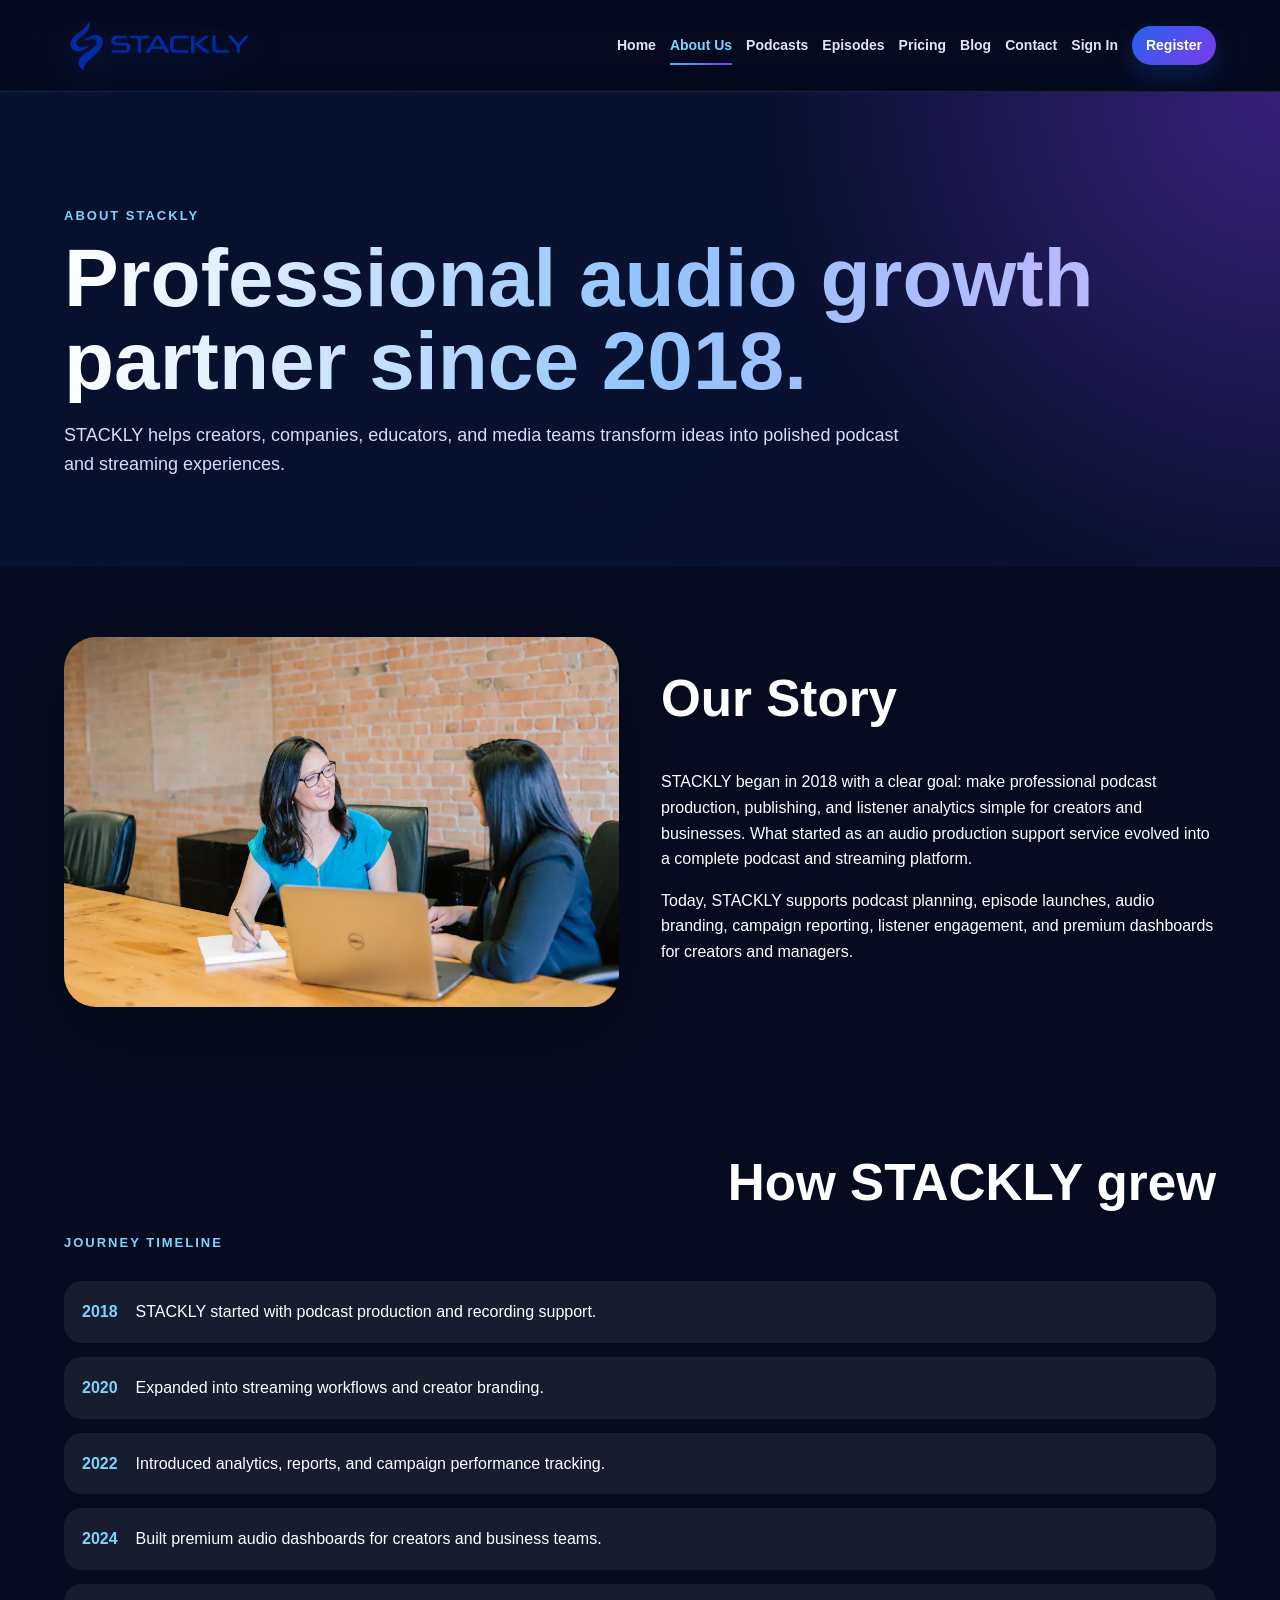
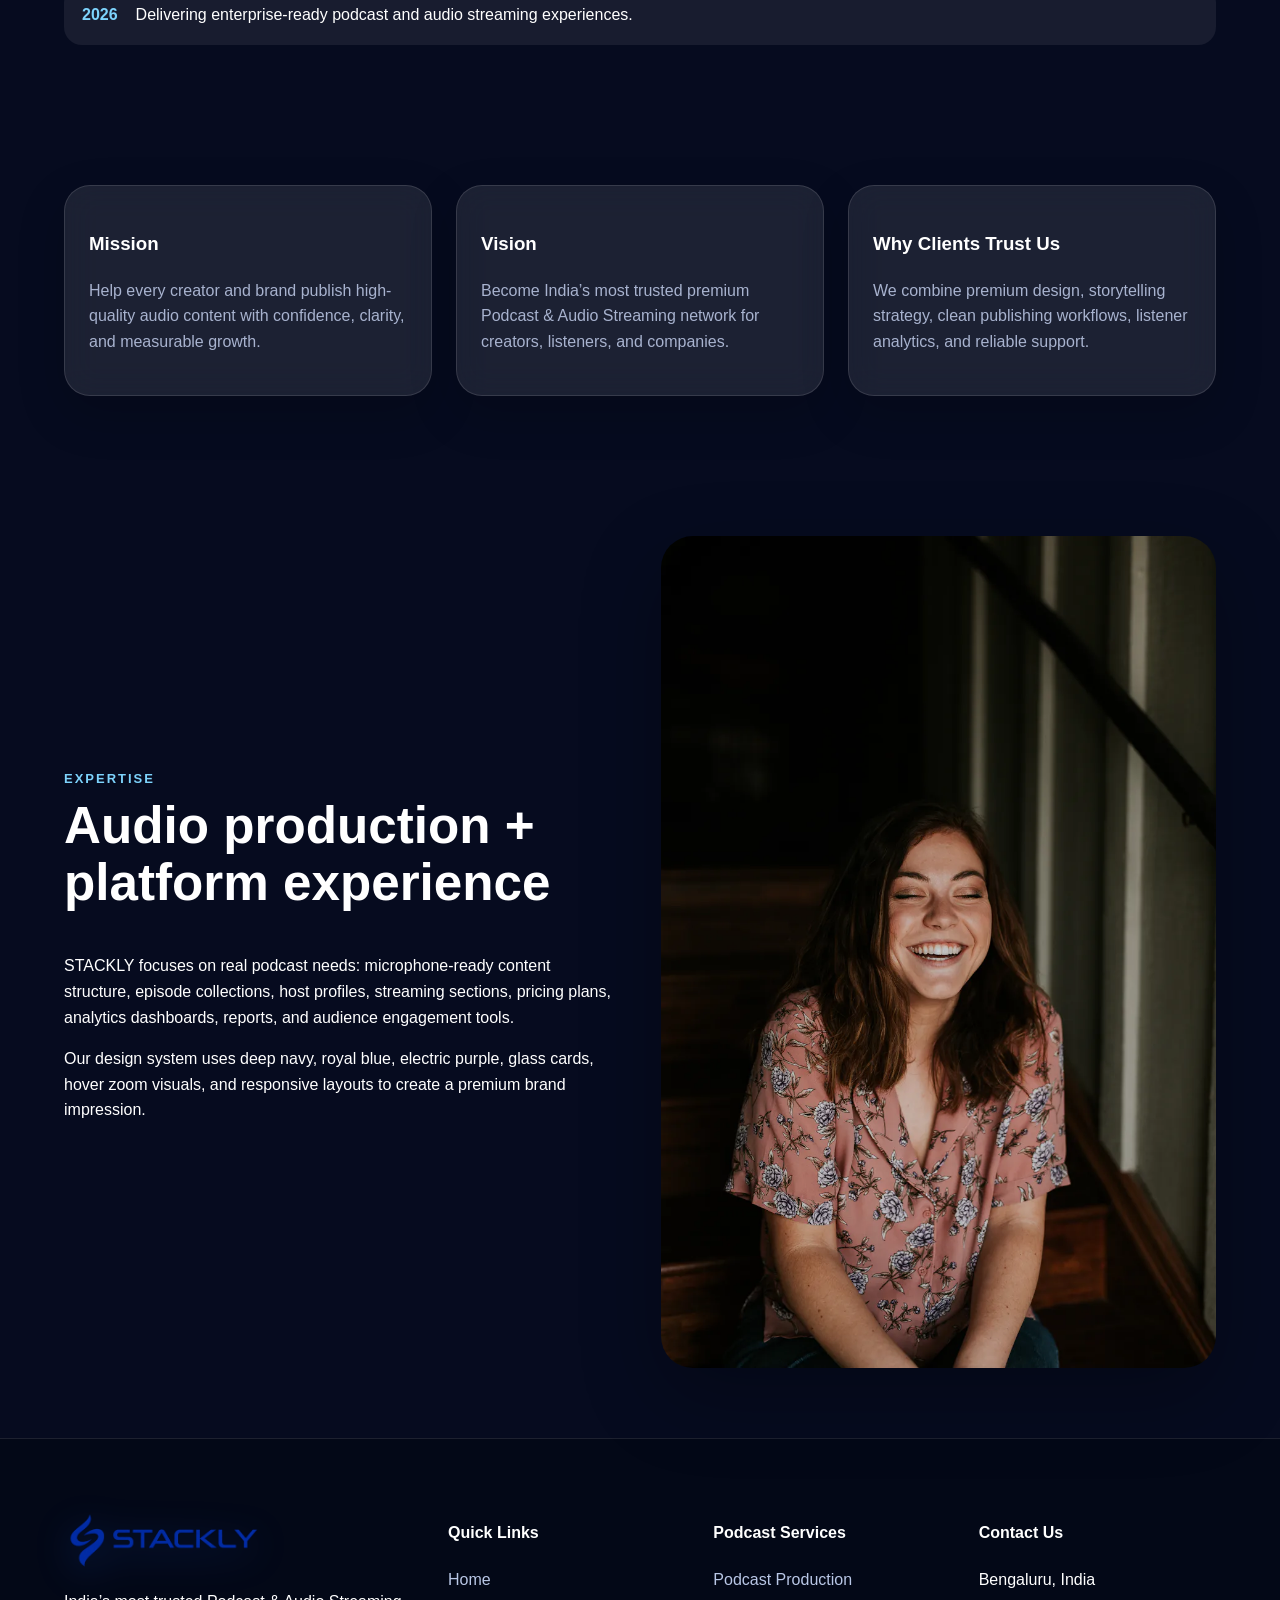
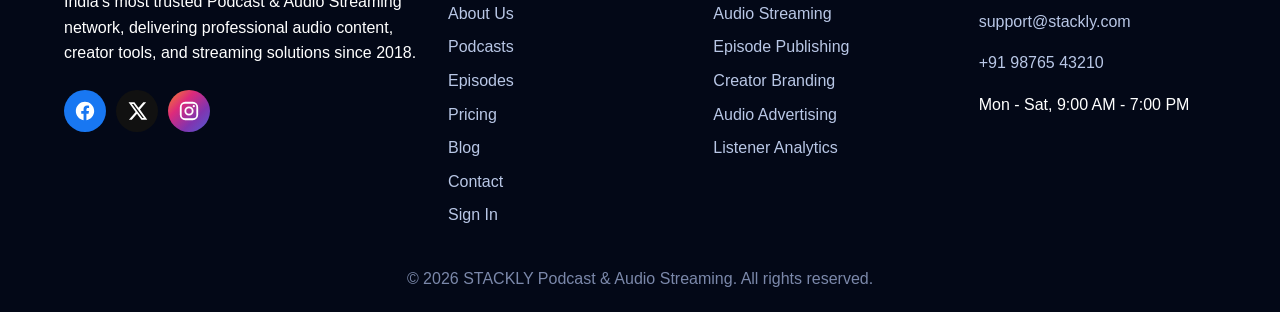
<file: about.html>
<!DOCTYPE html>
<html lang="en">
<head>
  <meta charset="UTF-8"><meta name="viewport" content="width=device-width, initial-scale=1.0">
  <title>About Us | STACKLY</title><link rel="stylesheet" href="styles.css?v=5">
</head>
<body><header class="site-header">
  <a class="brand" href="index.html" aria-label="STACKLY Home"><img class="brand-logo" src="stackly-logo.webp?v=3" alt="STACKLY"></a>
  <button class="menu-toggle" aria-label="Toggle menu">☰</button>
  <nav class="nav-menu"><a href="index.html" class="">Home</a>
<a href="about.html" class="active">About Us</a>
<a href="podcasts.html" class="">Podcasts</a>
<a href="episodes.html" class="">Episodes</a>
<a href="pricing.html" class="">Pricing</a>
<a href="blog.html" class="">Blog</a>
<a href="contact.html" class="">Contact</a>
<a href="signin.html" class="">Sign In</a>
<a href="register.html" class="nav-register">Register</a></nav>
</header><main>
<section class="page-hero"><span class="eyebrow">About STACKLY</span><h1>Professional audio growth partner since 2018.</h1><p>STACKLY helps creators, companies, educators, and media teams transform ideas into polished podcast and streaming experiences.</p></section>
<section class="section split"><img class="rounded-img" src="audio-team.webp" alt="STACKLY audio team"><div><h2>Our Story</h2><p>STACKLY began in 2018 with a clear goal: make professional podcast production, publishing, and listener analytics simple for creators and businesses. What started as an audio production support service evolved into a complete podcast and streaming platform.</p><p>Today, STACKLY supports podcast planning, episode launches, audio branding, campaign reporting, listener engagement, and premium dashboards for creators and managers.</p></div></section>
<section class="section"><div class="section-head"><span class="eyebrow">Journey Timeline</span><h2>How STACKLY grew</h2></div><div class="timeline"><div><b>2018</b><span>STACKLY started with podcast production and recording support.</span></div><div><b>2020</b><span>Expanded into streaming workflows and creator branding.</span></div><div><b>2022</b><span>Introduced analytics, reports, and campaign performance tracking.</span></div><div><b>2024</b><span>Built premium audio dashboards for creators and business teams.</span></div><div><b>2026</b><span>Delivering enterprise-ready podcast and audio streaming experiences.</span></div></div></section>
<section class="section"><div class="cards"><div class="card"><h3>Mission</h3><p>Help every creator and brand publish high-quality audio content with confidence, clarity, and measurable growth.</p></div><div class="card"><h3>Vision</h3><p>Become India’s most trusted premium Podcast & Audio Streaming network for creators, listeners, and companies.</p></div><div class="card"><h3>Why Clients Trust Us</h3><p>We combine premium design, storytelling strategy, clean publishing workflows, listener analytics, and reliable support.</p></div></div></section>
<section class="section split"><div><span class="eyebrow">Expertise</span><h2>Audio production + platform experience</h2><p>STACKLY focuses on real podcast needs: microphone-ready content structure, episode collections, host profiles, streaming sections, pricing plans, analytics dashboards, reports, and audience engagement tools.</p><p>Our design system uses deep navy, royal blue, electric purple, glass cards, hover zoom visuals, and responsive layouts to create a premium brand impression.</p></div><img class="rounded-img" src="production-setup.webp" alt="Audio production setup"></section>
</main><footer class="footer">
  <div class="footer-grid">
    <div>
      <a class="brand footer-brand" href="index.html"><img class="brand-logo" src="stackly-logo.webp?v=3" alt="STACKLY"></a>
      <p>India’s most trusted Podcast & Audio Streaming network, delivering professional audio content, creator tools, and streaming solutions since 2018.</p>
      <div class="socials">
      <a href="404.html" aria-label="Facebook" class="social-icon facebook"><svg viewBox="0 0 24 24"><path d="M22 12.06C22 6.48 17.52 2 11.94 2S2 6.48 2 12.06c0 5.02 3.66 9.18 8.44 9.94v-7.03H7.9v-2.91h2.54V9.84c0-2.5 1.49-3.88 3.77-3.88 1.09 0 2.23.19 2.23.19v2.45h-1.25c-1.24 0-1.63.77-1.63 1.56v1.9h2.78l-.44 2.91h-2.34V22C18.34 21.24 22 17.08 22 12.06z"/></svg></a>
      <a href="404.html" aria-label="X" class="social-icon x"><svg viewBox="0 0 24 24"><path d="M18.9 2.5h3.1l-6.8 7.8 8 11.2h-6.3l-4.9-6.5-5.7 6.5H3.2l7.3-8.3L2.8 2.5h6.4l4.4 5.9 5.3-5.9zm-1.1 17h1.7L8.2 4.4H6.4l11.4 15.1z"/></svg></a>
      <a href="404.html" aria-label="Instagram" class="social-icon instagram"><svg viewBox="0 0 24 24"><path d="M7.8 2h8.4A5.81 5.81 0 0 1 22 7.8v8.4a5.81 5.81 0 0 1-5.8 5.8H7.8A5.81 5.81 0 0 1 2 16.2V7.8A5.81 5.81 0 0 1 7.8 2zm-.2 2A3.6 3.6 0 0 0 4 7.6v8.8A3.6 3.6 0 0 0 7.6 20h8.8a3.6 3.6 0 0 0 3.6-3.6V7.6A3.6 3.6 0 0 0 16.4 4H7.6zm9.65 1.5a1.25 1.25 0 1 1 0 2.5 1.25 1.25 0 0 1 0-2.5zM12 7a5 5 0 1 1 0 10 5 5 0 0 1 0-10zm0 2a3 3 0 1 0 0 6 3 3 0 0 0 0-6z"/></svg></a>
    </div>
    </div>
    <div><h4>Quick Links</h4><a href="index.html">Home</a>
<a href="about.html">About Us</a>
<a href="podcasts.html">Podcasts</a>
<a href="episodes.html">Episodes</a>
<a href="pricing.html">Pricing</a>
<a href="blog.html">Blog</a>
<a href="contact.html">Contact</a>
<a href="signin.html">Sign In</a></div>
    <div><h4>Podcast Services</h4>
      <a href="404.html">Podcast Production</a><a href="404.html">Audio Streaming</a><a href="404.html">Episode Publishing</a><a href="404.html">Creator Branding</a><a href="404.html">Audio Advertising</a><a href="404.html">Listener Analytics</a>
    </div>
    <div><h4>Contact Us</h4><p>Bengaluru, India</p><p><a href="mailto:support@stackly.com">support@stackly.com</a></p><p><a href="tel:+919876543210">+91 98765 43210</a></p><p>Mon - Sat, 9:00 AM - 7:00 PM</p></div>
  </div>
  <div class="footer-bottom">© 2026 STACKLY Podcast & Audio Streaming. All rights reserved.</div>
</footer><script src="script.js"></script></body></html>
</file>
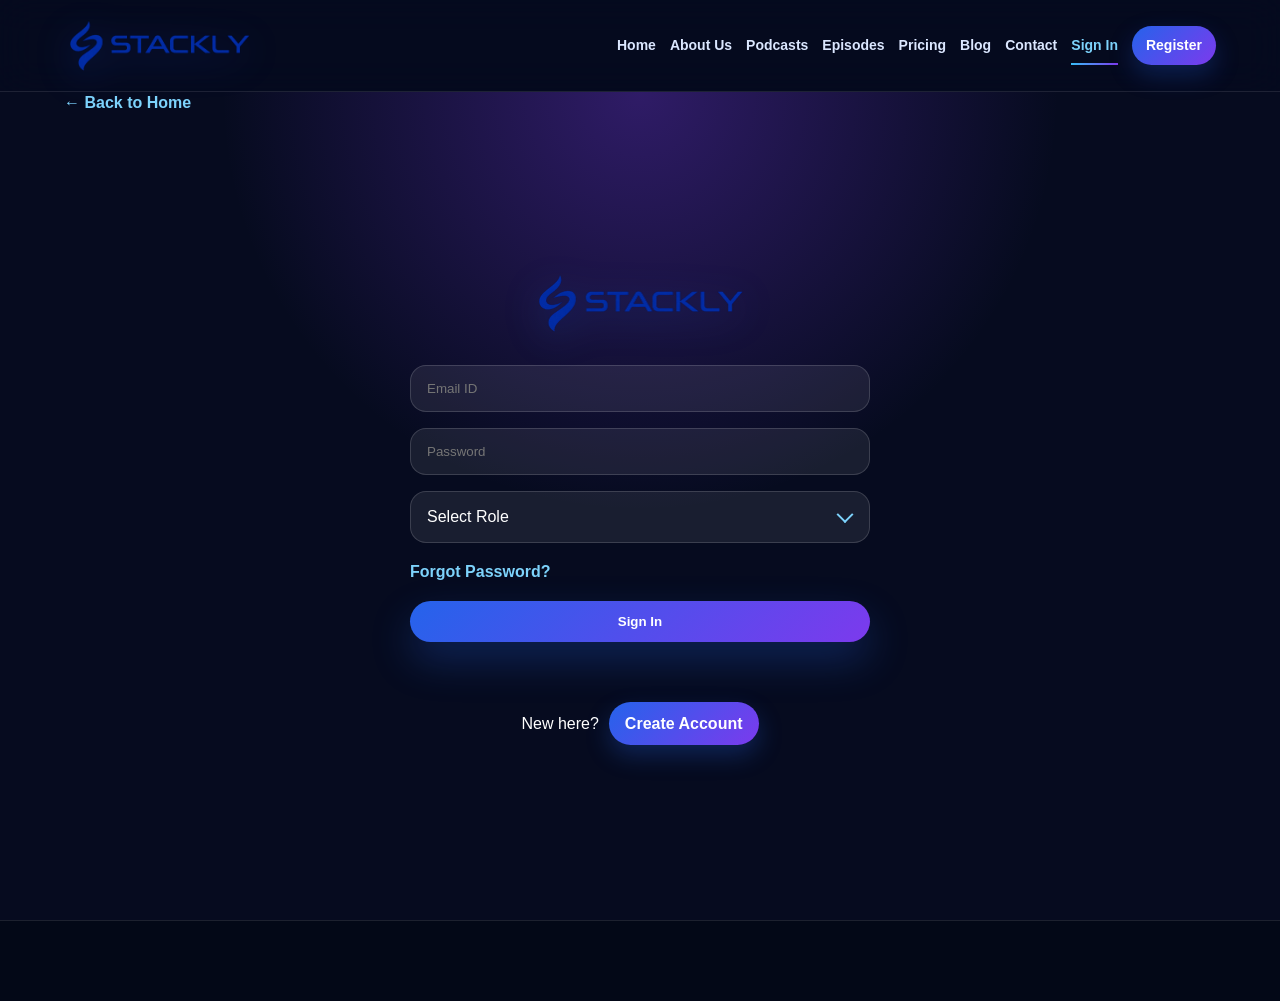
<file: admin-dashboard.html>
<!DOCTYPE html><html lang="en"><head><meta charset="UTF-8"><meta name="viewport" content="width=device-width, initial-scale=1.0"><title>Marketing Manager Dashboard | STACKLY</title><link rel="stylesheet" href="styles.css?v=5"></head><body class="dash-body">
<aside class="sidebar"><a class="brand" href="index.html"><img class="brand-logo" src="stackly-logo.webp?v=3" alt="STACKLY"></a><div class="sidebar-profile"><span class="profile-avatar" data-user-initial>M</span><strong data-user-name>User Name</strong><span data-user-email>user@example.com</span><small>Role: <span data-user-role>Marketing Manager</span></small></div><nav class="sidebar-nav" aria-label="Dashboard navigation"><button data-panel="overview">Overview</button><button data-panel="podcasts">Podcasts</button><button data-panel="episodes">Episodes</button><button data-panel="analytics">Analytics</button><button data-panel="listeners">Listeners</button><button data-panel="revenue">Revenue</button><button data-panel="reports">Reports</button><button data-panel="messages">Messages</button><button data-panel="settings">Settings</button><button class="sign-out-btn" data-panel="sign-out">Sign Out</button></nav></aside>
<section class="dashboard"><header class="dash-header"><div><h1>Marketing Manager Dashboard</h1><p>Welcome back, <span data-user-name>User Name</span></p></div><div class="dash-profile"><span class="profile-avatar" data-user-initial>M</span><div><strong data-user-name>User Name</strong><span data-user-email>user@example.com</span><small>Role: <span data-user-role>Marketing Manager</span></small></div></div></header>
<div id="dashContent" data-dashboard="admin">
<div class="dash-grid"><div class="dash-card"><span>Total Listeners</span><strong>245K</strong></div><div class="dash-card"><span>Episodes</span><strong>1,284</strong></div><div class="dash-card"><span>Revenue</span><strong>₹18.4L</strong></div><div class="dash-card"><span>Growth</span><strong>38%</strong></div></div>
<div class="dash-main"><div class="panel"><h2>Podcast Management</h2><p>Upload episodes, manage shows, check campaign performance, and review revenue growth.</p><div class="line-chart"><span></span><span></span><span></span><span></span><span></span></div></div><div class="panel"><h2>Recent Activity</h2><p>New episode published, report generated, listener segment updated, and messages received.</p></div></div>
</div></section><script src="script.js"></script></body></html>
</file>
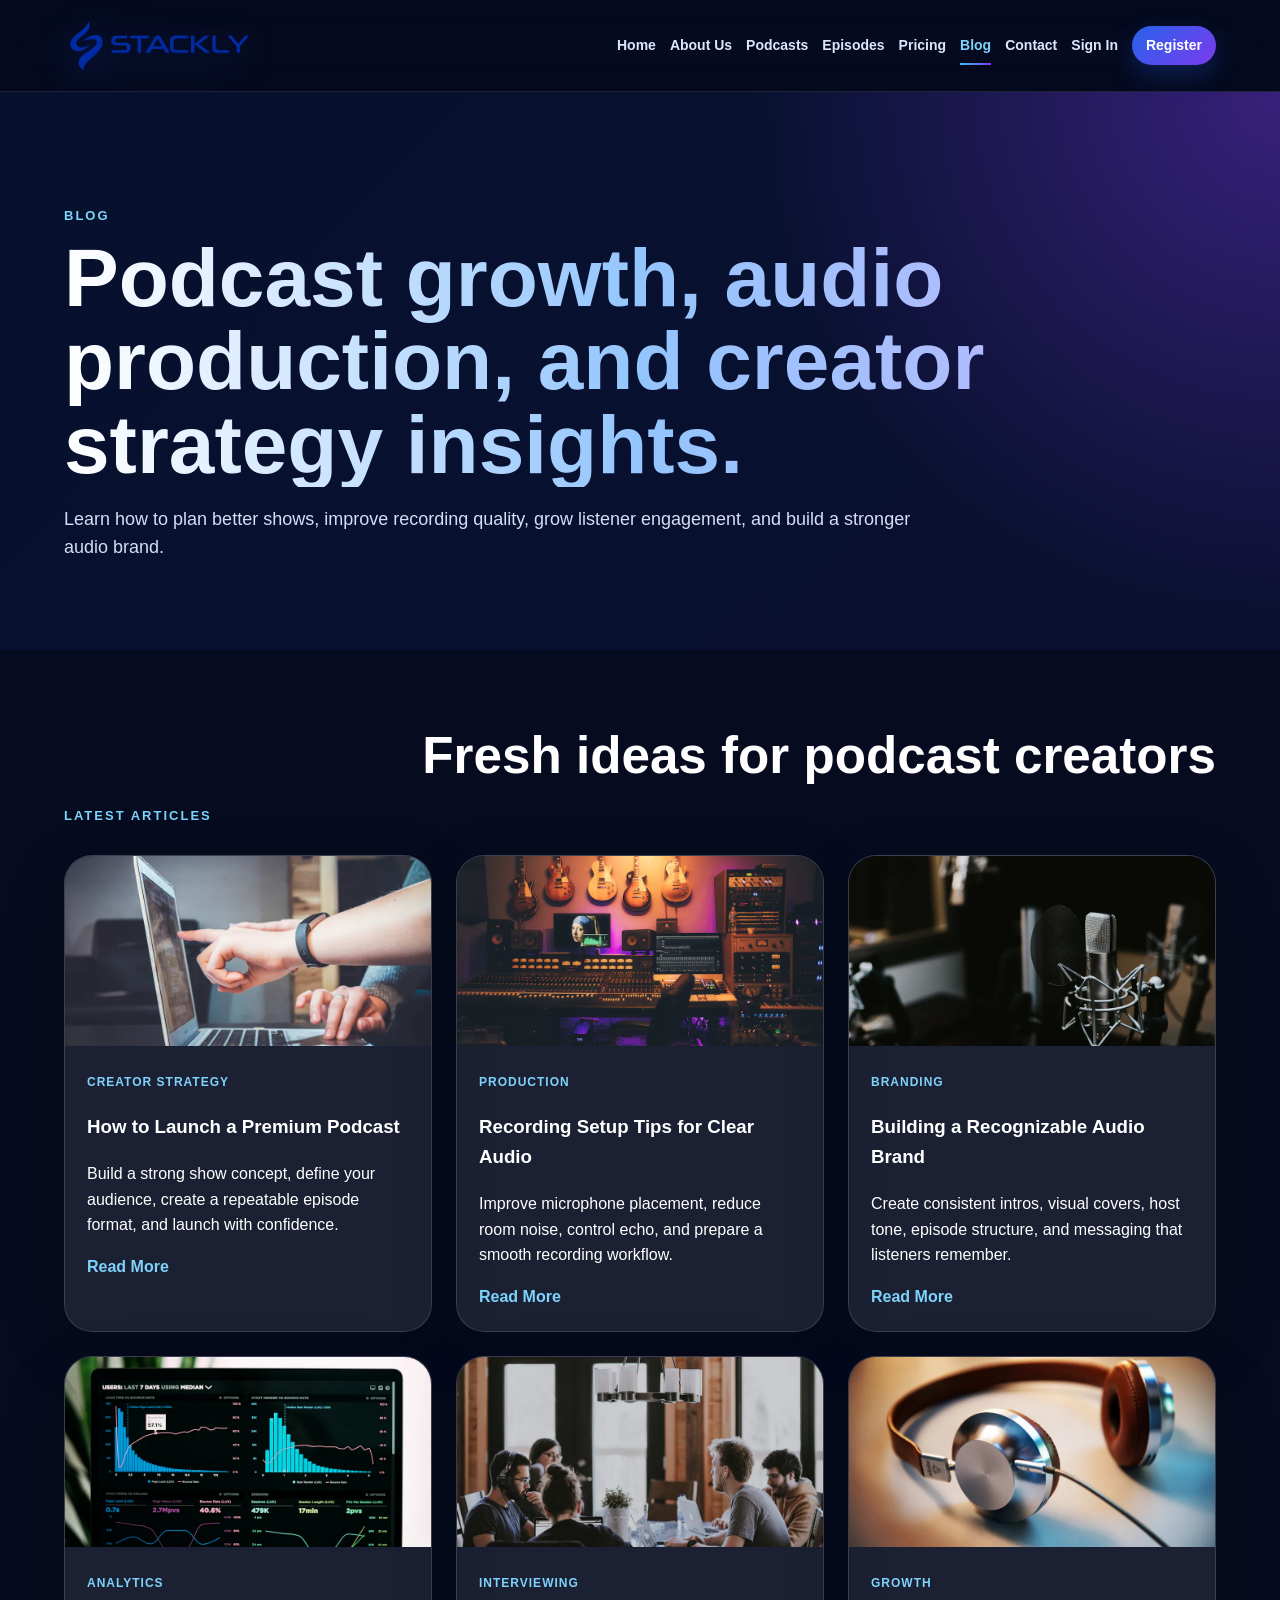
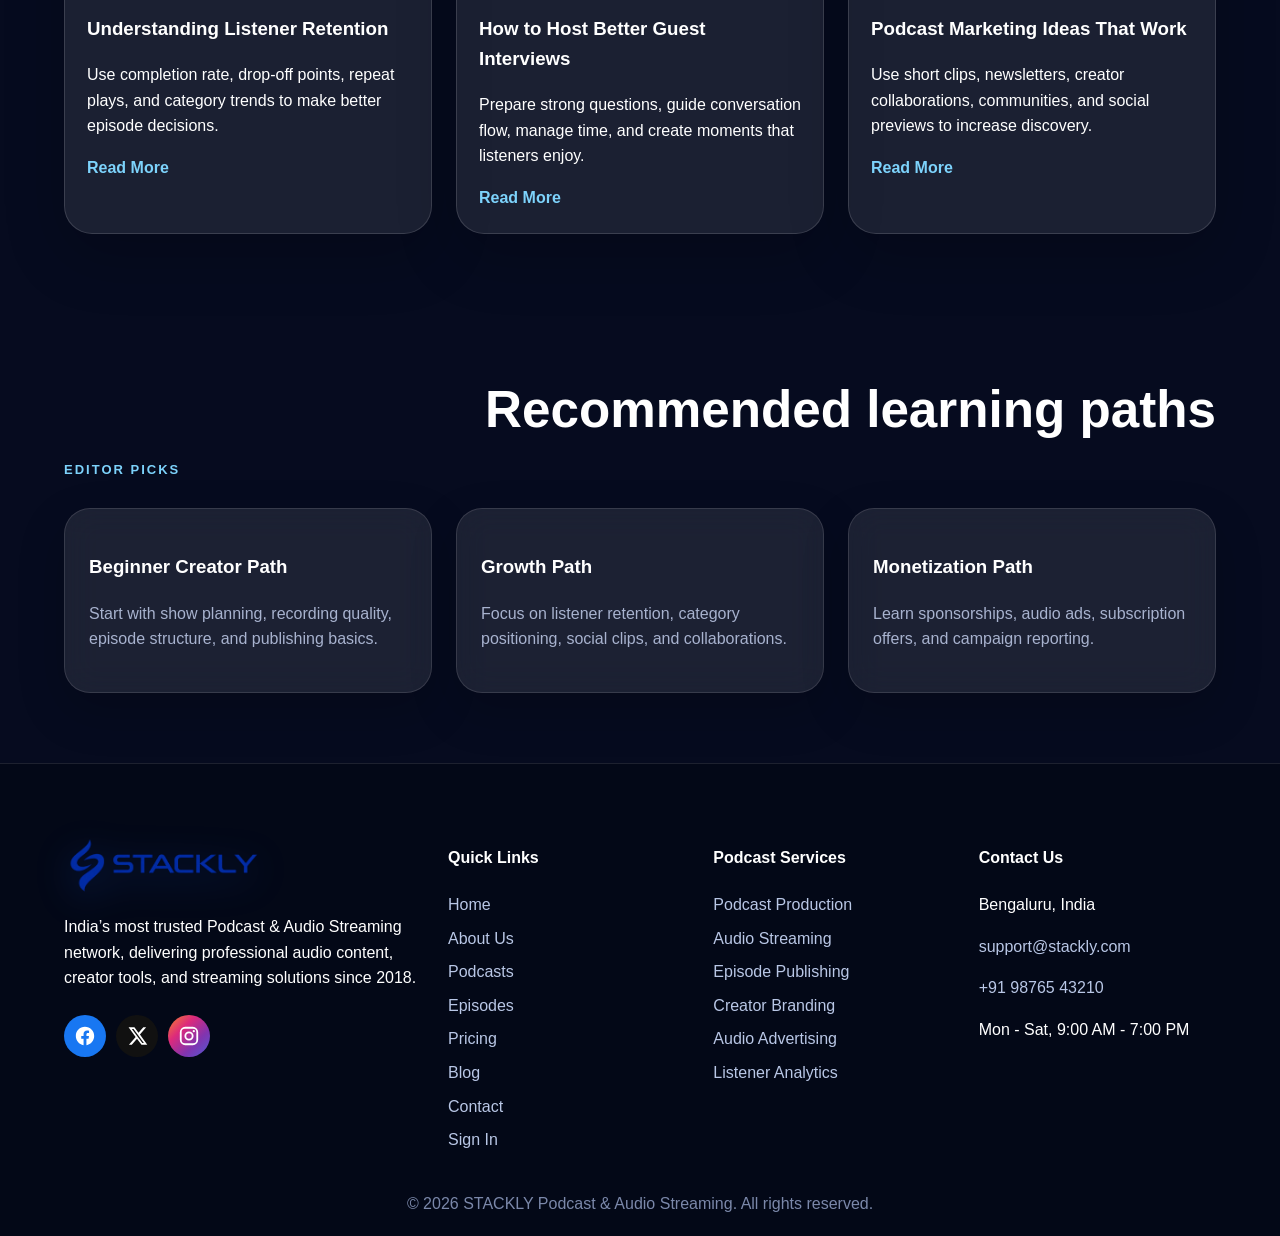
<file: blog.html>
<!DOCTYPE html>
<html lang="en">
<head>
  <meta charset="UTF-8"><meta name="viewport" content="width=device-width, initial-scale=1.0">
  <title>Blog | STACKLY</title><link rel="stylesheet" href="styles.css?v=5">
</head>
<body><header class="site-header">
  <a class="brand" href="index.html" aria-label="STACKLY Home"><img class="brand-logo" src="stackly-logo.webp?v=3" alt="STACKLY"></a>
  <button class="menu-toggle" aria-label="Toggle menu">☰</button>
  <nav class="nav-menu"><a href="index.html" class="">Home</a>
<a href="about.html" class="">About Us</a>
<a href="podcasts.html" class="">Podcasts</a>
<a href="episodes.html" class="">Episodes</a>
<a href="pricing.html" class="">Pricing</a>
<a href="blog.html" class="active">Blog</a>
<a href="contact.html" class="">Contact</a>
<a href="signin.html" class="">Sign In</a>
<a href="register.html" class="nav-register">Register</a></nav>
</header><main>
<section class="page-hero">
  <span class="eyebrow">Blog</span>
  <h1>Podcast growth, audio production, and creator strategy insights.</h1>
  <p>Learn how to plan better shows, improve recording quality, grow listener engagement, and build a stronger audio brand.</p>
</section>

<section class="section">
  <div class="section-head"><span class="eyebrow">Latest Articles</span><h2>Fresh ideas for podcast creators</h2></div>
  <div class="blog-grid">
    <article class="blog-card"><img src="learning.webp" alt="Podcast launch"><div><span>Creator Strategy</span><h3>How to Launch a Premium Podcast</h3><p>Build a strong show concept, define your audience, create a repeatable episode format, and launch with confidence.</p><a href="404.html">Read More</a></div></article>
    <article class="blog-card"><img src="studio.webp" alt="Recording studio"><div><span>Production</span><h3>Recording Setup Tips for Clear Audio</h3><p>Improve microphone placement, reduce room noise, control echo, and prepare a smooth recording workflow.</p><a href="404.html">Read More</a></div></article>
    <article class="blog-card"><img src="microphone.webp" alt="Microphone"><div><span>Branding</span><h3>Building a Recognizable Audio Brand</h3><p>Create consistent intros, visual covers, host tone, episode structure, and messaging that listeners remember.</p><a href="404.html">Read More</a></div></article>
    <article class="blog-card"><img src="analytics.webp" alt="Analytics"><div><span>Analytics</span><h3>Understanding Listener Retention</h3><p>Use completion rate, drop-off points, repeat plays, and category trends to make better episode decisions.</p><a href="404.html">Read More</a></div></article>
    <article class="blog-card"><img src="creator-team.webp" alt="Interview podcast"><div><span>Interviewing</span><h3>How to Host Better Guest Interviews</h3><p>Prepare strong questions, guide conversation flow, manage time, and create moments that listeners enjoy.</p><a href="404.html">Read More</a></div></article>
    <article class="blog-card"><img src="headphones.webp" alt="Headphones"><div><span>Growth</span><h3>Podcast Marketing Ideas That Work</h3><p>Use short clips, newsletters, creator collaborations, communities, and social previews to increase discovery.</p><a href="404.html">Read More</a></div></article>
  </div>
</section>

<section class="section">
  <div class="section-head"><span class="eyebrow">Editor Picks</span><h2>Recommended learning paths</h2></div>
  <div class="cards">
    <div class="card"><h3>Beginner Creator Path</h3><p>Start with show planning, recording quality, episode structure, and publishing basics.</p></div>
    <div class="card"><h3>Growth Path</h3><p>Focus on listener retention, category positioning, social clips, and collaborations.</p></div>
    <div class="card"><h3>Monetization Path</h3><p>Learn sponsorships, audio ads, subscription offers, and campaign reporting.</p></div>
  </div>
</section>
</main><footer class="footer">
  <div class="footer-grid">
    <div>
      <a class="brand footer-brand" href="index.html"><img class="brand-logo" src="stackly-logo.webp?v=3" alt="STACKLY"></a>
      <p>India’s most trusted Podcast & Audio Streaming network, delivering professional audio content, creator tools, and streaming solutions since 2018.</p>
      <div class="socials">
      <a href="404.html" aria-label="Facebook" class="social-icon facebook"><svg viewBox="0 0 24 24"><path d="M22 12.06C22 6.48 17.52 2 11.94 2S2 6.48 2 12.06c0 5.02 3.66 9.18 8.44 9.94v-7.03H7.9v-2.91h2.54V9.84c0-2.5 1.49-3.88 3.77-3.88 1.09 0 2.23.19 2.23.19v2.45h-1.25c-1.24 0-1.63.77-1.63 1.56v1.9h2.78l-.44 2.91h-2.34V22C18.34 21.24 22 17.08 22 12.06z"/></svg></a>
      <a href="404.html" aria-label="X" class="social-icon x"><svg viewBox="0 0 24 24"><path d="M18.9 2.5h3.1l-6.8 7.8 8 11.2h-6.3l-4.9-6.5-5.7 6.5H3.2l7.3-8.3L2.8 2.5h6.4l4.4 5.9 5.3-5.9zm-1.1 17h1.7L8.2 4.4H6.4l11.4 15.1z"/></svg></a>
      <a href="404.html" aria-label="Instagram" class="social-icon instagram"><svg viewBox="0 0 24 24"><path d="M7.8 2h8.4A5.81 5.81 0 0 1 22 7.8v8.4a5.81 5.81 0 0 1-5.8 5.8H7.8A5.81 5.81 0 0 1 2 16.2V7.8A5.81 5.81 0 0 1 7.8 2zm-.2 2A3.6 3.6 0 0 0 4 7.6v8.8A3.6 3.6 0 0 0 7.6 20h8.8a3.6 3.6 0 0 0 3.6-3.6V7.6A3.6 3.6 0 0 0 16.4 4H7.6zm9.65 1.5a1.25 1.25 0 1 1 0 2.5 1.25 1.25 0 0 1 0-2.5zM12 7a5 5 0 1 1 0 10 5 5 0 0 1 0-10zm0 2a3 3 0 1 0 0 6 3 3 0 0 0 0-6z"/></svg></a>
    </div>
    </div>
    <div><h4>Quick Links</h4><a href="index.html">Home</a>
<a href="about.html">About Us</a>
<a href="podcasts.html">Podcasts</a>
<a href="episodes.html">Episodes</a>
<a href="pricing.html">Pricing</a>
<a href="blog.html">Blog</a>
<a href="contact.html">Contact</a>
<a href="signin.html">Sign In</a></div>
    <div><h4>Podcast Services</h4>
      <a href="404.html">Podcast Production</a><a href="404.html">Audio Streaming</a><a href="404.html">Episode Publishing</a><a href="404.html">Creator Branding</a><a href="404.html">Audio Advertising</a><a href="404.html">Listener Analytics</a>
    </div>
    <div><h4>Contact Us</h4><p>Bengaluru, India</p><p><a href="mailto:support@stackly.com">support@stackly.com</a></p><p><a href="tel:+919876543210">+91 98765 43210</a></p><p>Mon - Sat, 9:00 AM - 7:00 PM</p></div>
  </div>
  <div class="footer-bottom">© 2026 STACKLY Podcast & Audio Streaming. All rights reserved.</div>
</footer><script src="script.js"></script></body></html>
</file>
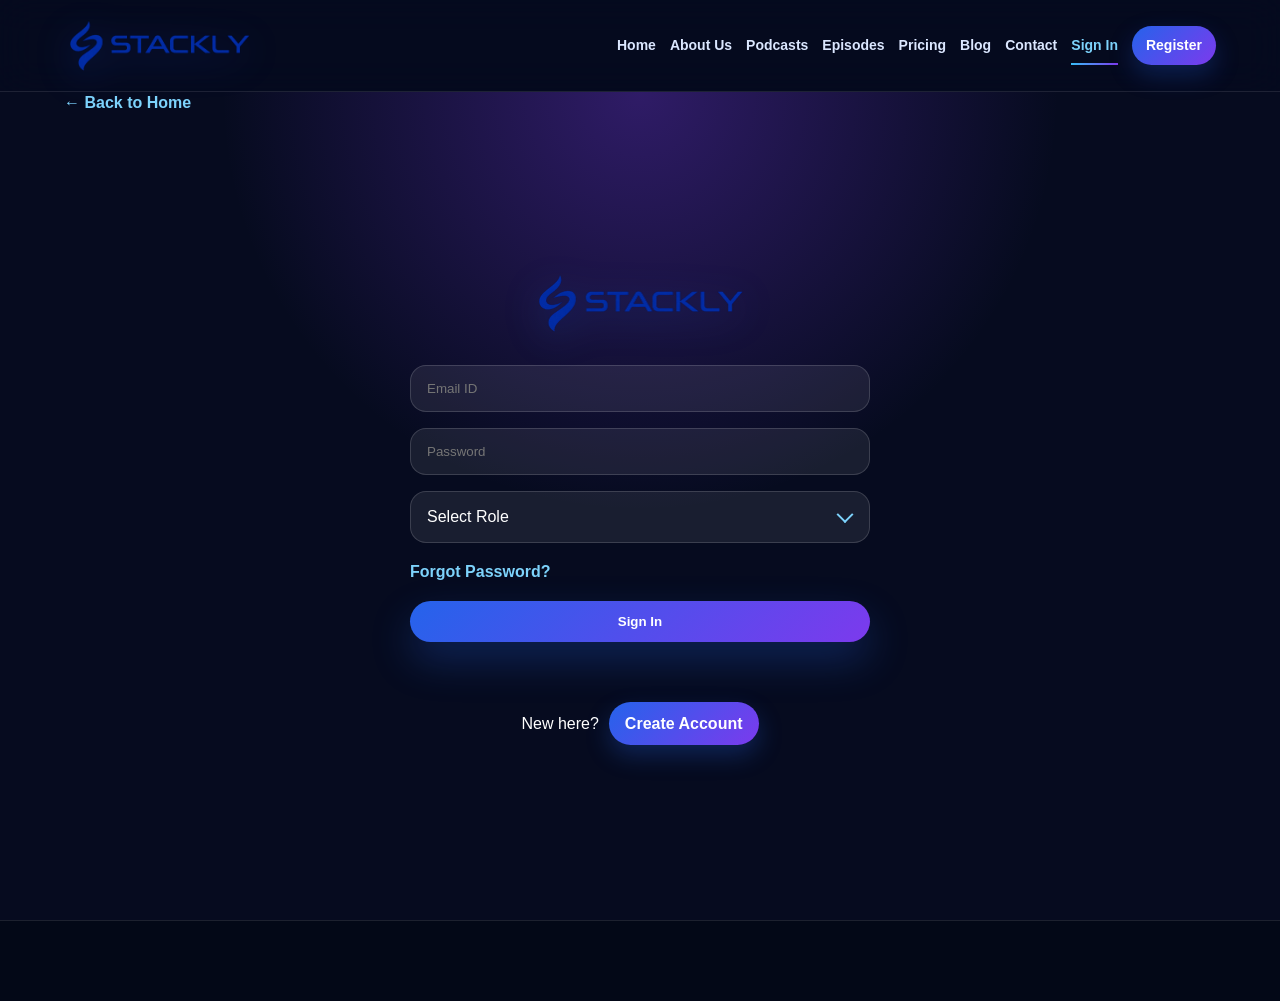
<file: client-dashboard.html>
<!DOCTYPE html><html lang="en"><head><meta charset="UTF-8"><meta name="viewport" content="width=device-width, initial-scale=1.0"><title>Client Dashboard | STACKLY</title><link rel="stylesheet" href="styles.css?v=5"></head><body class="dash-body">
<aside class="sidebar"><a class="brand" href="index.html"><img class="brand-logo" src="stackly-logo.webp?v=3" alt="STACKLY"></a><div class="sidebar-profile"><span class="profile-avatar" data-user-initial>C</span><strong data-user-name>User Name</strong><span data-user-email>user@example.com</span><small>Role: <span data-user-role>Client</span></small></div><nav class="sidebar-nav" aria-label="Dashboard navigation"><button data-panel="overview">Overview</button><button data-panel="podcasts">Podcasts</button><button data-panel="episodes">Episodes</button><button data-panel="analytics">Analytics</button><button data-panel="listeners">Listeners</button><button data-panel="reports">Reports</button><button data-panel="messages">Messages</button><button data-panel="settings">Settings</button><button class="sign-out-btn" data-panel="sign-out">Sign Out</button></nav></aside>
<section class="dashboard"><header class="dash-header"><div><h1>Client Dashboard</h1><p>Welcome back, <span data-user-name>User Name</span></p></div><div class="dash-profile"><span class="profile-avatar" data-user-initial>C</span><div><strong data-user-name>User Name</strong><span data-user-email>user@example.com</span><small>Role: <span data-user-role>Client</span></small></div></div></header>
<div id="dashContent" data-dashboard="client">
<div class="dash-grid"><div class="dash-card"><span>Total Listeners</span><strong>245K</strong></div><div class="dash-card"><span>Episodes</span><strong>1,284</strong></div><div class="dash-card"><span>Revenue</span><strong>₹18.4L</strong></div><div class="dash-card"><span>Growth</span><strong>38%</strong></div></div>
<div class="dash-main"><div class="panel"><h2>Listener Analytics</h2><p>Track subscribed shows, saved episodes, listening history, and personalized recommendations.</p><div class="line-chart"><span></span><span></span><span></span><span></span><span></span></div></div><div class="panel"><h2>Recent Activity</h2><p>New episode published, report generated, listener segment updated, and messages received.</p></div></div>
</div></section><script src="script.js"></script></body></html>
</file>
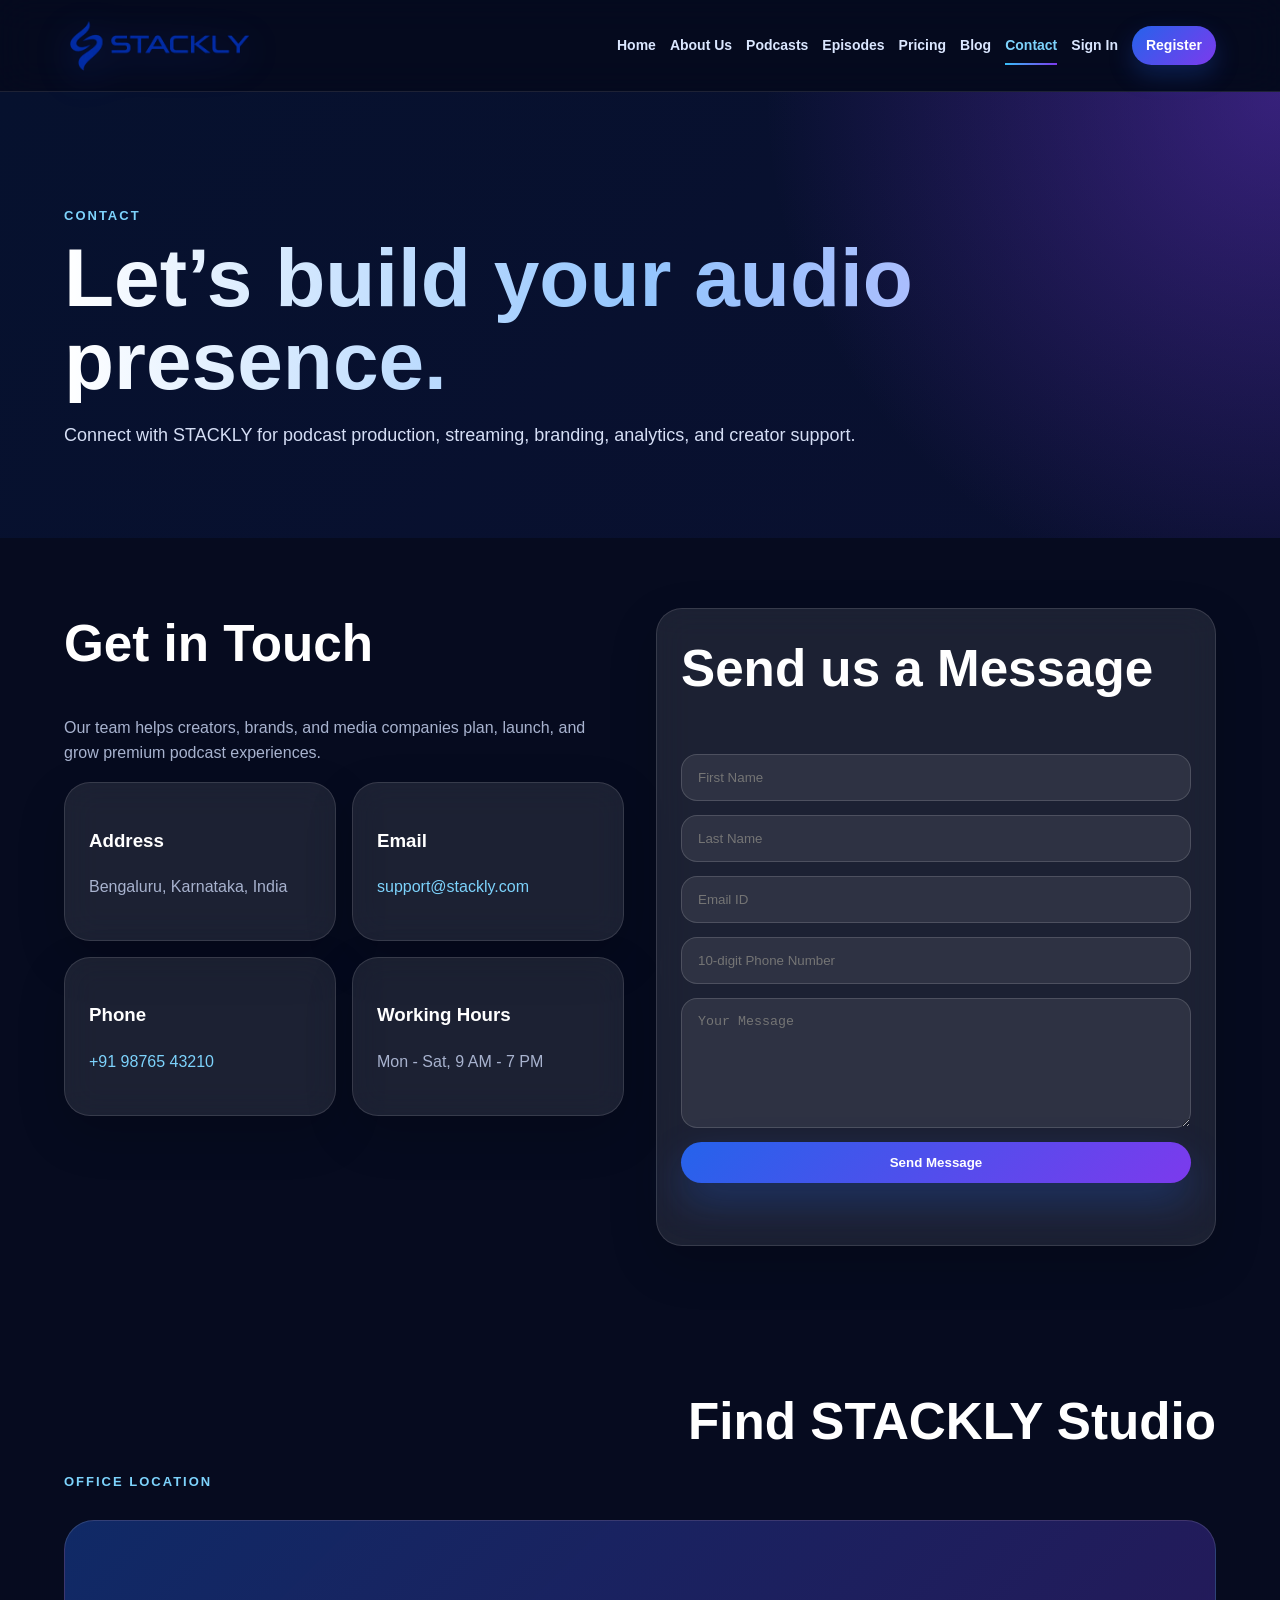
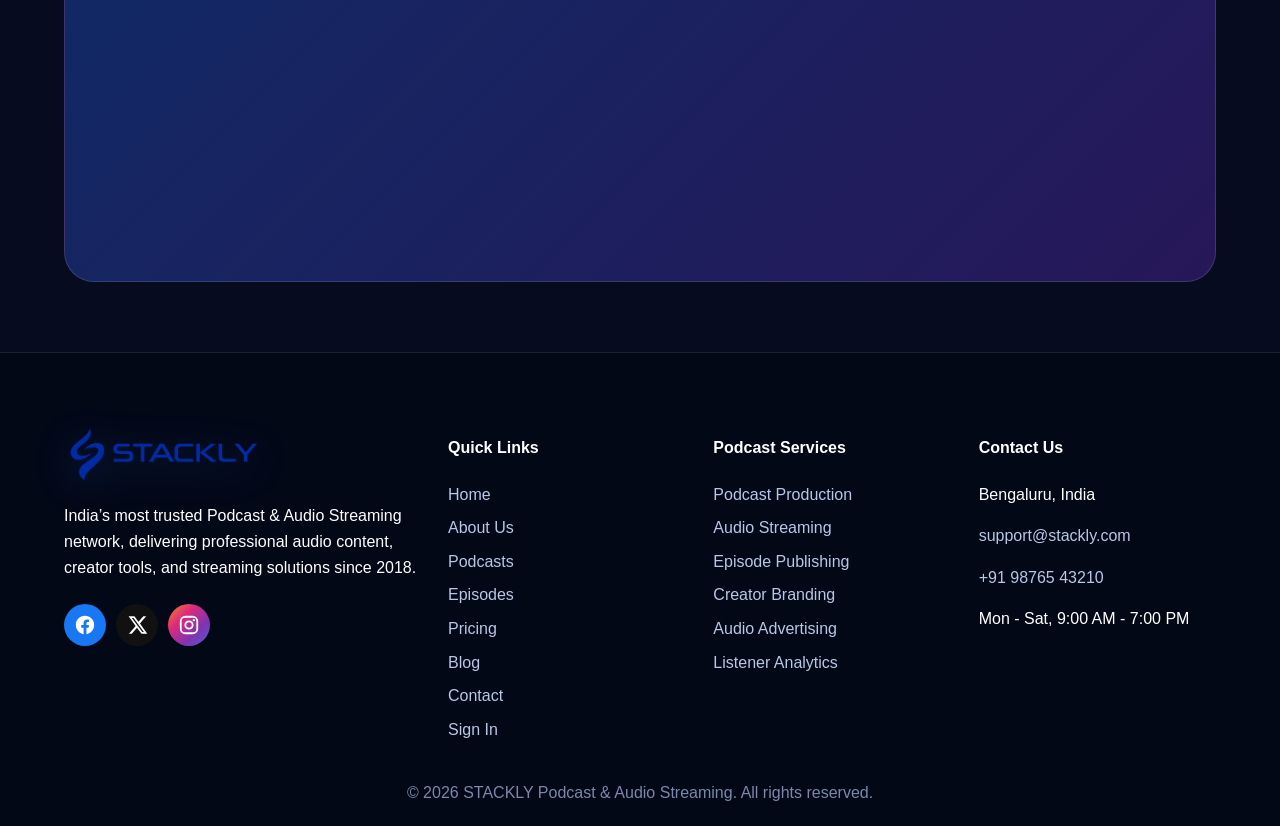
<file: contact.html>
<!DOCTYPE html>
<html lang="en">
<head>
  <meta charset="UTF-8"><meta name="viewport" content="width=device-width, initial-scale=1.0">
  <title>Contact | STACKLY</title><link rel="stylesheet" href="styles.css?v=5">
</head>
<body><header class="site-header">
  <a class="brand" href="index.html" aria-label="STACKLY Home"><img class="brand-logo" src="stackly-logo.webp?v=3" alt="STACKLY"></a>
  <button class="menu-toggle" aria-label="Toggle menu">☰</button>
  <nav class="nav-menu"><a href="index.html" class="">Home</a>
<a href="about.html" class="">About Us</a>
<a href="podcasts.html" class="">Podcasts</a>
<a href="episodes.html" class="">Episodes</a>
<a href="pricing.html" class="">Pricing</a>
<a href="blog.html" class="">Blog</a>
<a href="contact.html" class="active">Contact</a>
<a href="signin.html" class="">Sign In</a>
<a href="register.html" class="nav-register">Register</a></nav>
</header><main>
<section class="page-hero"><span class="eyebrow">Contact</span><h1>Let’s build your audio presence.</h1><p>Connect with STACKLY for podcast production, streaming, branding, analytics, and creator support.</p></section>
<section class="section contact-grid">
  <div><h2>Get in Touch</h2><p class="muted-text">Our team helps creators, brands, and media companies plan, launch, and grow premium podcast experiences.</p><div class="contact-cards"><div class="card"><h3>Address</h3><p>Bengaluru, Karnataka, India</p></div><div class="card"><h3>Email</h3><p><a href="mailto:support@stackly.com">support@stackly.com</a></p></div><div class="card"><h3>Phone</h3><p><a href="tel:+919876543210">+91 98765 43210</a></p></div><div class="card"><h3>Working Hours</h3><p>Mon - Sat, 9 AM - 7 PM</p></div></div></div>
  <form class="form-card" id="contactForm"><h2>Send us a Message</h2><input data-alpha id="contactFirstName" placeholder="First Name" autocomplete="given-name" required><input data-alpha id="contactLastName" placeholder="Last Name" autocomplete="family-name" required><input type="email" id="contactEmail" placeholder="Email ID" autocomplete="email" pattern="[^\s@]+@[^\s@]+\.[^\s@]{2,}" title="Enter a valid email address, for example name@company.com" required><input data-number id="contactPhone" placeholder="10-digit Phone Number" inputmode="numeric" autocomplete="tel" minlength="10" maxlength="10" pattern="[0-9]{10}" title="Enter exactly 10 digits" required><textarea id="contactMessage" placeholder="Your Message" required></textarea><button class="btn" type="submit">Send Message</button><p id="contactMsg" class="form-message" aria-live="polite"></p></form>
</section>
<section class="section"><div class="section-head"><span class="eyebrow">Office Location</span><h2>Find STACKLY Studio</h2></div><div class="map-box"><iframe title="STACKLY Bengaluru Map" src="https://www.google.com/maps?q=Bengaluru%20Karnataka%20India&output=embed" loading="lazy"></iframe></div></section>
</main><footer class="footer">
  <div class="footer-grid">
    <div>
      <a class="brand footer-brand" href="index.html"><img class="brand-logo" src="stackly-logo.webp?v=3" alt="STACKLY"></a>
      <p>India’s most trusted Podcast & Audio Streaming network, delivering professional audio content, creator tools, and streaming solutions since 2018.</p>
      <div class="socials">
      <a href="404.html" aria-label="Facebook" class="social-icon facebook"><svg viewBox="0 0 24 24"><path d="M22 12.06C22 6.48 17.52 2 11.94 2S2 6.48 2 12.06c0 5.02 3.66 9.18 8.44 9.94v-7.03H7.9v-2.91h2.54V9.84c0-2.5 1.49-3.88 3.77-3.88 1.09 0 2.23.19 2.23.19v2.45h-1.25c-1.24 0-1.63.77-1.63 1.56v1.9h2.78l-.44 2.91h-2.34V22C18.34 21.24 22 17.08 22 12.06z"/></svg></a>
      <a href="404.html" aria-label="X" class="social-icon x"><svg viewBox="0 0 24 24"><path d="M18.9 2.5h3.1l-6.8 7.8 8 11.2h-6.3l-4.9-6.5-5.7 6.5H3.2l7.3-8.3L2.8 2.5h6.4l4.4 5.9 5.3-5.9zm-1.1 17h1.7L8.2 4.4H6.4l11.4 15.1z"/></svg></a>
      <a href="404.html" aria-label="Instagram" class="social-icon instagram"><svg viewBox="0 0 24 24"><path d="M7.8 2h8.4A5.81 5.81 0 0 1 22 7.8v8.4a5.81 5.81 0 0 1-5.8 5.8H7.8A5.81 5.81 0 0 1 2 16.2V7.8A5.81 5.81 0 0 1 7.8 2zm-.2 2A3.6 3.6 0 0 0 4 7.6v8.8A3.6 3.6 0 0 0 7.6 20h8.8a3.6 3.6 0 0 0 3.6-3.6V7.6A3.6 3.6 0 0 0 16.4 4H7.6zm9.65 1.5a1.25 1.25 0 1 1 0 2.5 1.25 1.25 0 0 1 0-2.5zM12 7a5 5 0 1 1 0 10 5 5 0 0 1 0-10zm0 2a3 3 0 1 0 0 6 3 3 0 0 0 0-6z"/></svg></a>
    </div>
    </div>
    <div><h4>Quick Links</h4><a href="index.html">Home</a>
<a href="about.html">About Us</a>
<a href="podcasts.html">Podcasts</a>
<a href="episodes.html">Episodes</a>
<a href="pricing.html">Pricing</a>
<a href="blog.html">Blog</a>
<a href="contact.html">Contact</a>
<a href="signin.html">Sign In</a></div>
    <div><h4>Podcast Services</h4>
      <a href="404.html">Podcast Production</a><a href="404.html">Audio Streaming</a><a href="404.html">Episode Publishing</a><a href="404.html">Creator Branding</a><a href="404.html">Audio Advertising</a><a href="404.html">Listener Analytics</a>
    </div>
    <div><h4>Contact Us</h4><p>Bengaluru, India</p><p><a href="mailto:support@stackly.com">support@stackly.com</a></p><p><a href="tel:+919876543210">+91 98765 43210</a></p><p>Mon - Sat, 9:00 AM - 7:00 PM</p></div>
  </div>
  <div class="footer-bottom">© 2026 STACKLY Podcast & Audio Streaming. All rights reserved.</div>
</footer><script src="script.js"></script></body></html>
</file>
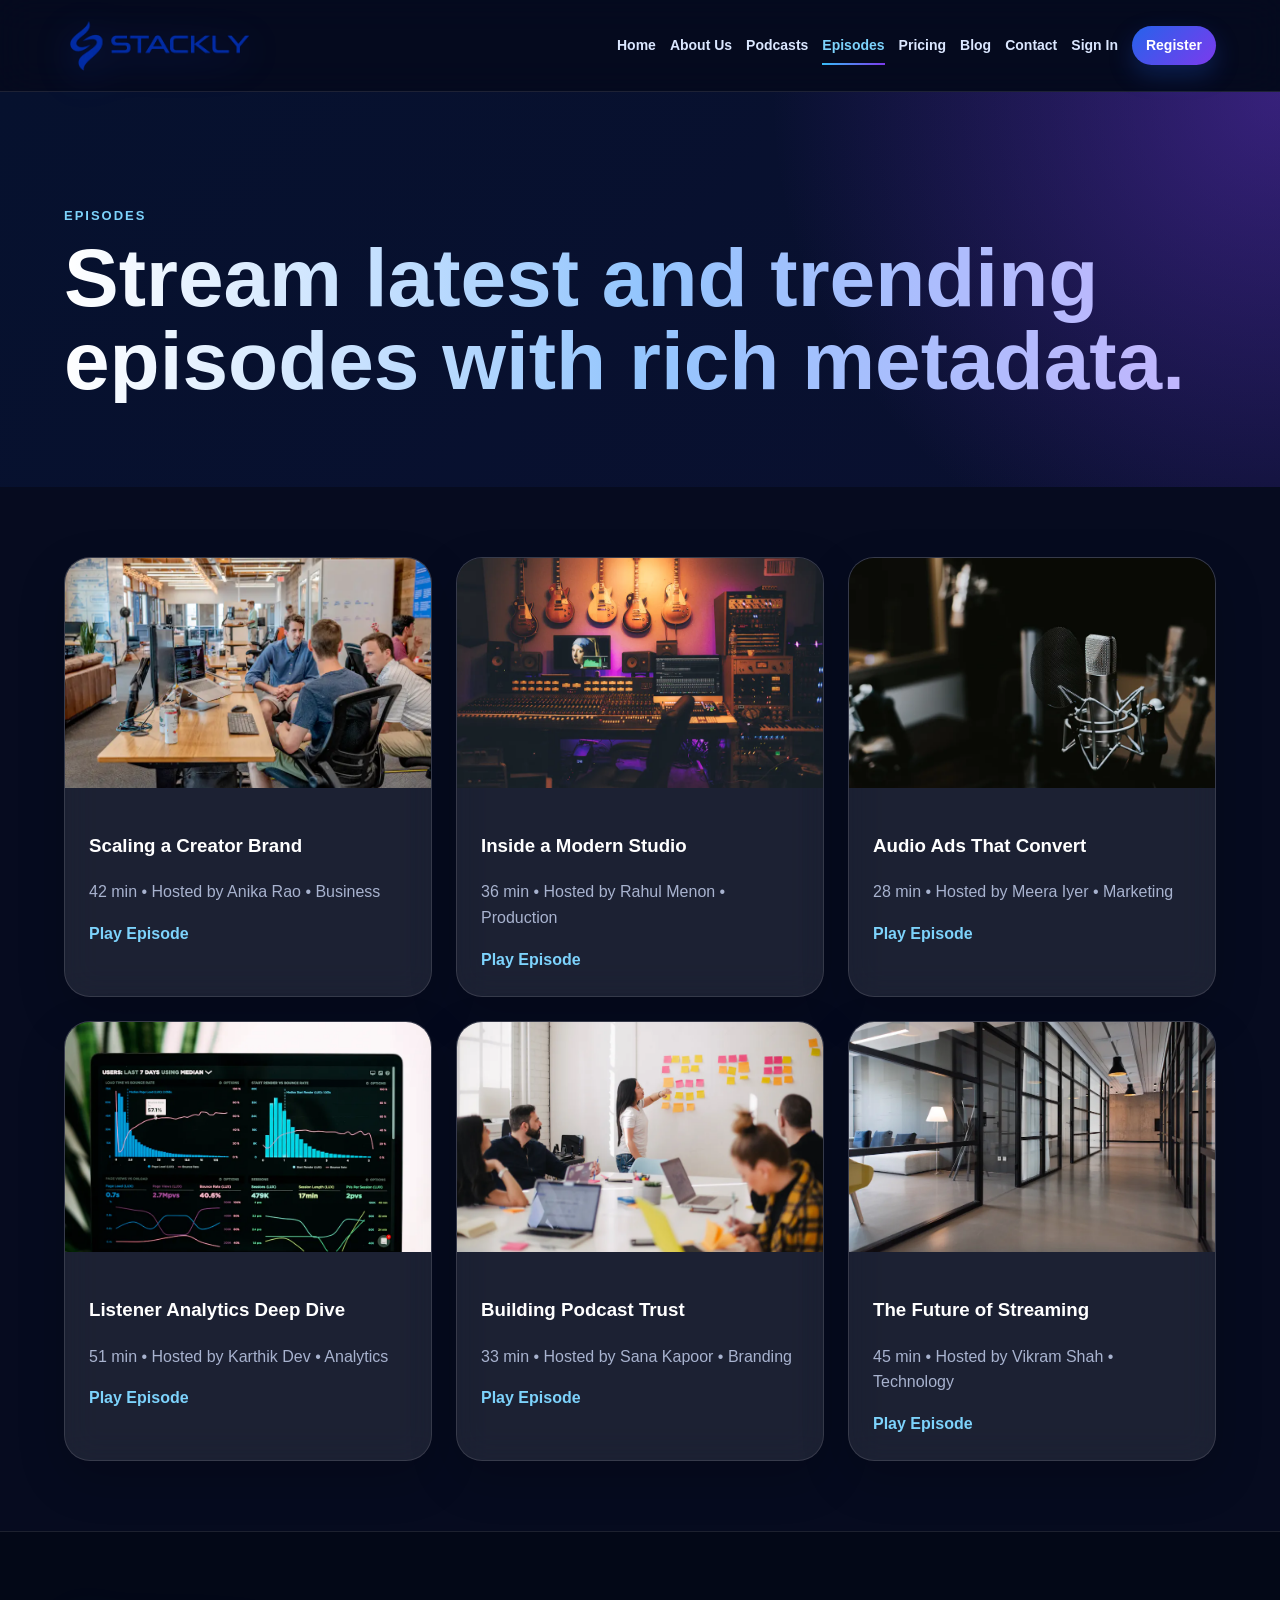
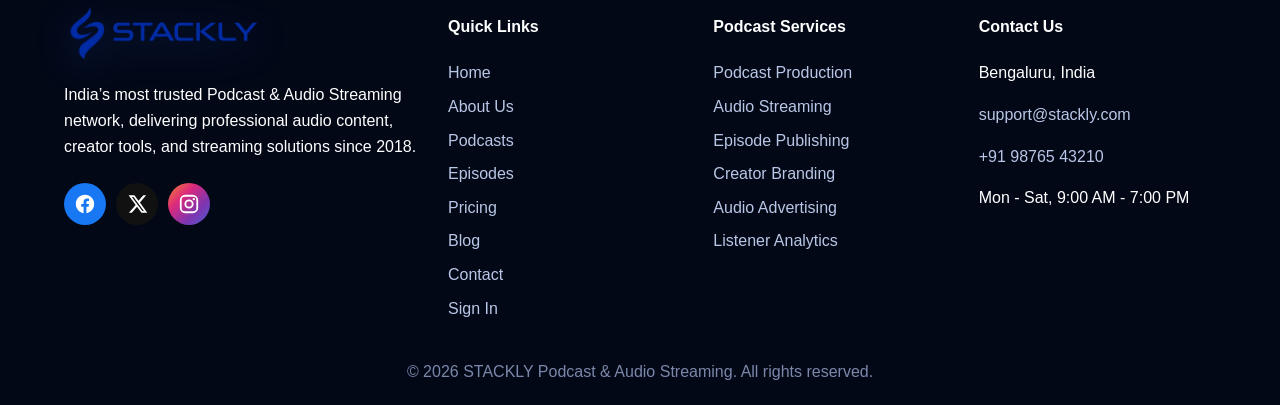
<file: episodes.html>
<!DOCTYPE html>
<html lang="en">
<head>
  <meta charset="UTF-8"><meta name="viewport" content="width=device-width, initial-scale=1.0">
  <title>Episodes | STACKLY</title><link rel="stylesheet" href="styles.css?v=5">
</head>
<body><header class="site-header">
  <a class="brand" href="index.html" aria-label="STACKLY Home"><img class="brand-logo" src="stackly-logo.webp?v=3" alt="STACKLY"></a>
  <button class="menu-toggle" aria-label="Toggle menu">☰</button>
  <nav class="nav-menu"><a href="index.html" class="">Home</a>
<a href="about.html" class="">About Us</a>
<a href="podcasts.html" class="">Podcasts</a>
<a href="episodes.html" class="active">Episodes</a>
<a href="pricing.html" class="">Pricing</a>
<a href="blog.html" class="">Blog</a>
<a href="contact.html" class="">Contact</a>
<a href="signin.html" class="">Sign In</a>
<a href="register.html" class="nav-register">Register</a></nav>
</header><main><section class="page-hero"><span class="eyebrow">Episodes</span><h1>Stream latest and trending episodes with rich metadata.</h1></section><section class="section"><div class="cards"><article class="card image-card"><img src="business-meeting.webp" alt="Scaling a Creator Brand"><div><h3>Scaling a Creator Brand</h3><p>42 min • Hosted by Anika Rao • Business</p><a href="404.html">Play Episode</a></div></article><article class="card image-card"><img src="studio.webp" alt="Inside a Modern Studio"><div><h3>Inside a Modern Studio</h3><p>36 min • Hosted by Rahul Menon • Production</p><a href="404.html">Play Episode</a></div></article><article class="card image-card"><img src="microphone.webp" alt="Audio Ads That Convert"><div><h3>Audio Ads That Convert</h3><p>28 min • Hosted by Meera Iyer • Marketing</p><a href="404.html">Play Episode</a></div></article><article class="card image-card"><img src="analytics.webp" alt="Listener Analytics Deep Dive"><div><h3>Listener Analytics Deep Dive</h3><p>51 min • Hosted by Karthik Dev • Analytics</p><a href="404.html">Play Episode</a></div></article><article class="card image-card"><img src="production-team.webp" alt="Building Podcast Trust"><div><h3>Building Podcast Trust</h3><p>33 min • Hosted by Sana Kapoor • Branding</p><a href="404.html">Play Episode</a></div></article><article class="card image-card"><img src="office.webp" alt="The Future of Streaming"><div><h3>The Future of Streaming</h3><p>45 min • Hosted by Vikram Shah • Technology</p><a href="404.html">Play Episode</a></div></article></div></section></main><footer class="footer">
  <div class="footer-grid">
    <div>
      <a class="brand footer-brand" href="index.html"><img class="brand-logo" src="stackly-logo.webp?v=3" alt="STACKLY"></a>
      <p>India’s most trusted Podcast & Audio Streaming network, delivering professional audio content, creator tools, and streaming solutions since 2018.</p>
      <div class="socials">
      <a href="404.html" aria-label="Facebook" class="social-icon facebook"><svg viewBox="0 0 24 24"><path d="M22 12.06C22 6.48 17.52 2 11.94 2S2 6.48 2 12.06c0 5.02 3.66 9.18 8.44 9.94v-7.03H7.9v-2.91h2.54V9.84c0-2.5 1.49-3.88 3.77-3.88 1.09 0 2.23.19 2.23.19v2.45h-1.25c-1.24 0-1.63.77-1.63 1.56v1.9h2.78l-.44 2.91h-2.34V22C18.34 21.24 22 17.08 22 12.06z"/></svg></a>
      <a href="404.html" aria-label="X" class="social-icon x"><svg viewBox="0 0 24 24"><path d="M18.9 2.5h3.1l-6.8 7.8 8 11.2h-6.3l-4.9-6.5-5.7 6.5H3.2l7.3-8.3L2.8 2.5h6.4l4.4 5.9 5.3-5.9zm-1.1 17h1.7L8.2 4.4H6.4l11.4 15.1z"/></svg></a>
      <a href="404.html" aria-label="Instagram" class="social-icon instagram"><svg viewBox="0 0 24 24"><path d="M7.8 2h8.4A5.81 5.81 0 0 1 22 7.8v8.4a5.81 5.81 0 0 1-5.8 5.8H7.8A5.81 5.81 0 0 1 2 16.2V7.8A5.81 5.81 0 0 1 7.8 2zm-.2 2A3.6 3.6 0 0 0 4 7.6v8.8A3.6 3.6 0 0 0 7.6 20h8.8a3.6 3.6 0 0 0 3.6-3.6V7.6A3.6 3.6 0 0 0 16.4 4H7.6zm9.65 1.5a1.25 1.25 0 1 1 0 2.5 1.25 1.25 0 0 1 0-2.5zM12 7a5 5 0 1 1 0 10 5 5 0 0 1 0-10zm0 2a3 3 0 1 0 0 6 3 3 0 0 0 0-6z"/></svg></a>
    </div>
    </div>
    <div><h4>Quick Links</h4><a href="index.html">Home</a>
<a href="about.html">About Us</a>
<a href="podcasts.html">Podcasts</a>
<a href="episodes.html">Episodes</a>
<a href="pricing.html">Pricing</a>
<a href="blog.html">Blog</a>
<a href="contact.html">Contact</a>
<a href="signin.html">Sign In</a></div>
    <div><h4>Podcast Services</h4>
      <a href="404.html">Podcast Production</a><a href="404.html">Audio Streaming</a><a href="404.html">Episode Publishing</a><a href="404.html">Creator Branding</a><a href="404.html">Audio Advertising</a><a href="404.html">Listener Analytics</a>
    </div>
    <div><h4>Contact Us</h4><p>Bengaluru, India</p><p><a href="mailto:support@stackly.com">support@stackly.com</a></p><p><a href="tel:+919876543210">+91 98765 43210</a></p><p>Mon - Sat, 9:00 AM - 7:00 PM</p></div>
  </div>
  <div class="footer-bottom">© 2026 STACKLY Podcast & Audio Streaming. All rights reserved.</div>
</footer><script src="script.js"></script></body></html>
</file>
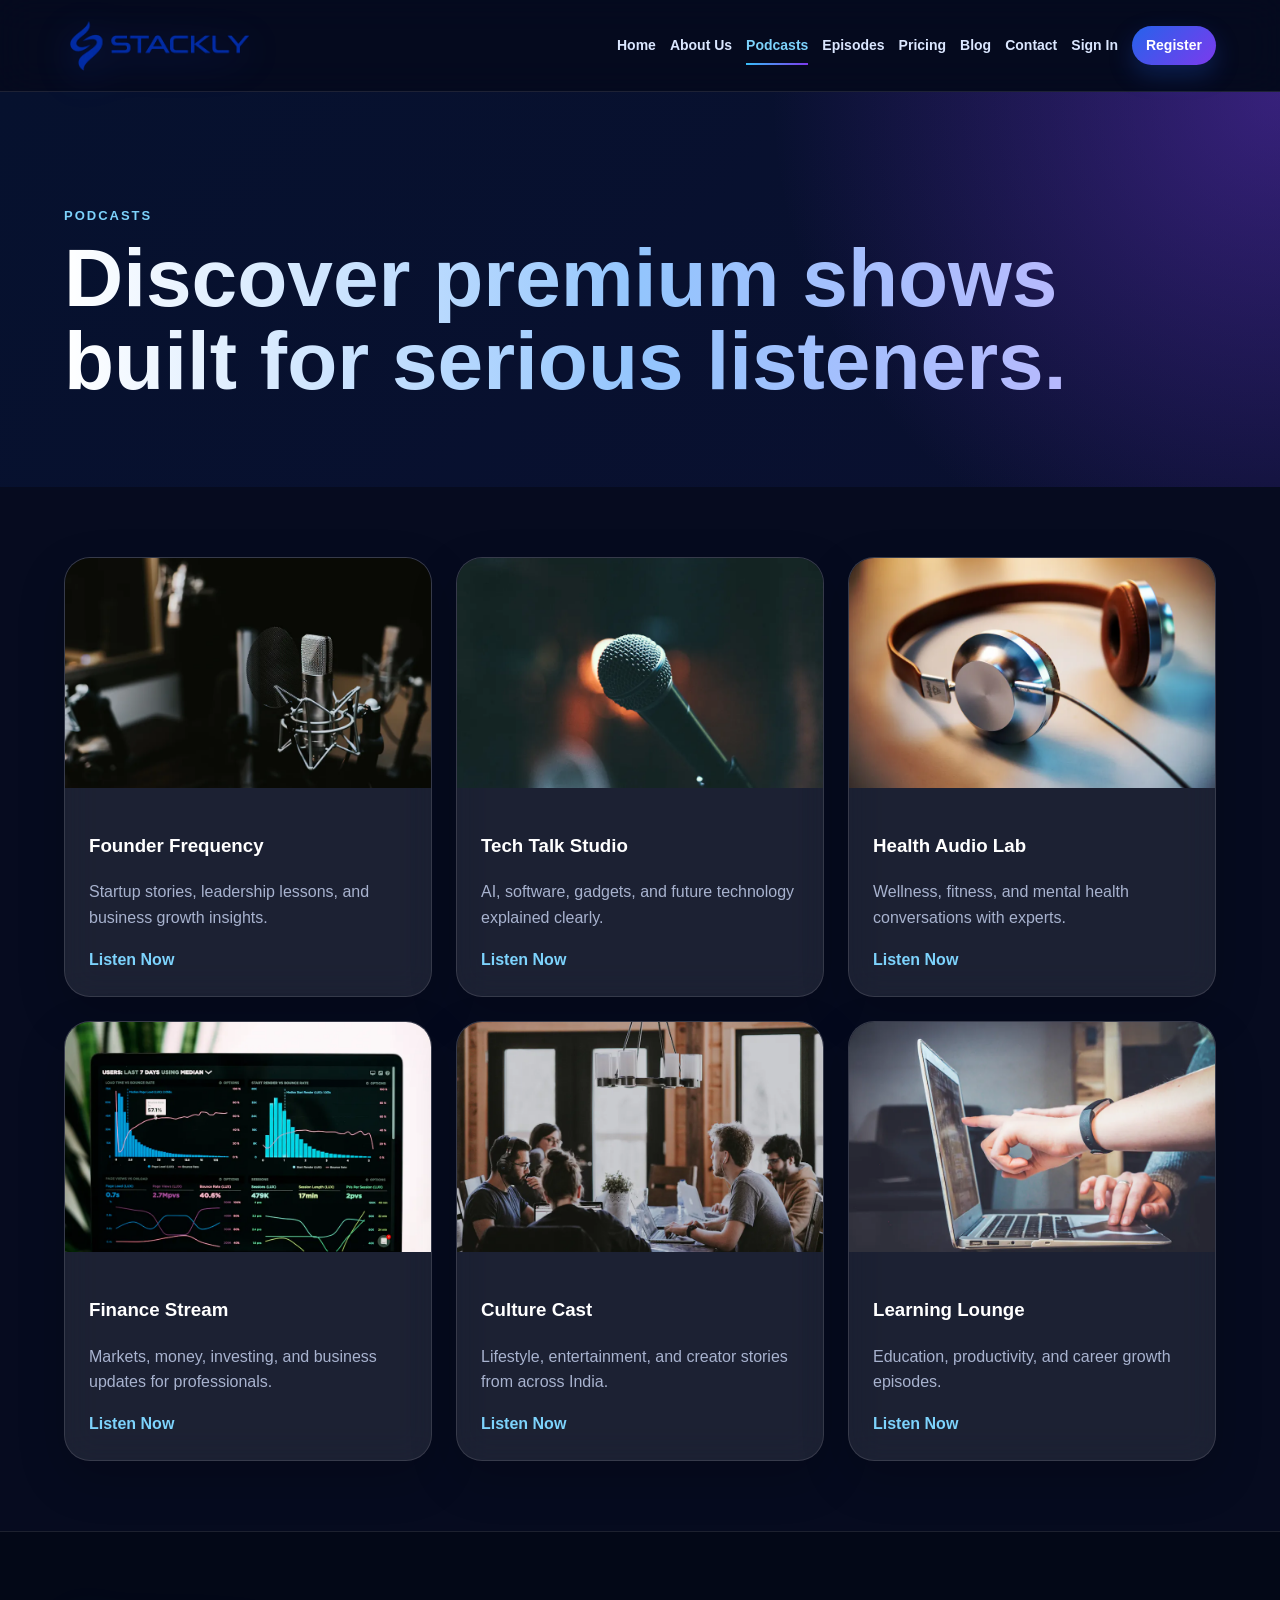
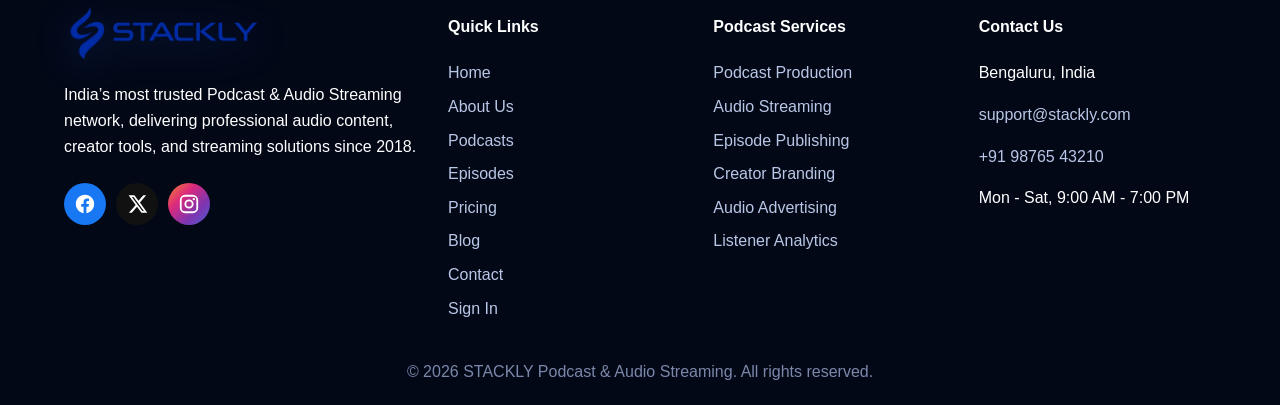
<file: podcasts.html>
<!DOCTYPE html>
<html lang="en">
<head>
  <meta charset="UTF-8"><meta name="viewport" content="width=device-width, initial-scale=1.0">
  <title>Podcasts | STACKLY</title><link rel="stylesheet" href="styles.css?v=5">
</head>
<body><header class="site-header">
  <a class="brand" href="index.html" aria-label="STACKLY Home"><img class="brand-logo" src="stackly-logo.webp?v=3" alt="STACKLY"></a>
  <button class="menu-toggle" aria-label="Toggle menu">☰</button>
  <nav class="nav-menu"><a href="index.html" class="">Home</a>
<a href="about.html" class="">About Us</a>
<a href="podcasts.html" class="active">Podcasts</a>
<a href="episodes.html" class="">Episodes</a>
<a href="pricing.html" class="">Pricing</a>
<a href="blog.html" class="">Blog</a>
<a href="contact.html" class="">Contact</a>
<a href="signin.html" class="">Sign In</a>
<a href="register.html" class="nav-register">Register</a></nav>
</header><main><section class="page-hero"><span class="eyebrow">Podcasts</span><h1>Discover premium shows built for serious listeners.</h1></section><section class="section"><div class="cards"><article class="card image-card"><img src="microphone.webp" alt="Founder Frequency"><div><h3>Founder Frequency</h3><p>Startup stories, leadership lessons, and business growth insights.</p><a href="404.html">Listen Now</a></div></article><article class="card image-card"><img src="vocalist.webp" alt="Tech Talk Studio"><div><h3>Tech Talk Studio</h3><p>AI, software, gadgets, and future technology explained clearly.</p><a href="404.html">Listen Now</a></div></article><article class="card image-card"><img src="headphones.webp" alt="Health Audio Lab"><div><h3>Health Audio Lab</h3><p>Wellness, fitness, and mental health conversations with experts.</p><a href="404.html">Listen Now</a></div></article><article class="card image-card"><img src="analytics.webp" alt="Finance Stream"><div><h3>Finance Stream</h3><p>Markets, money, investing, and business updates for professionals.</p><a href="404.html">Listen Now</a></div></article><article class="card image-card"><img src="creator-team.webp" alt="Culture Cast"><div><h3>Culture Cast</h3><p>Lifestyle, entertainment, and creator stories from across India.</p><a href="404.html">Listen Now</a></div></article><article class="card image-card"><img src="learning.webp" alt="Learning Lounge"><div><h3>Learning Lounge</h3><p>Education, productivity, and career growth episodes.</p><a href="404.html">Listen Now</a></div></article></div></section></main><footer class="footer">
  <div class="footer-grid">
    <div>
      <a class="brand footer-brand" href="index.html"><img class="brand-logo" src="stackly-logo.webp?v=3" alt="STACKLY"></a>
      <p>India’s most trusted Podcast & Audio Streaming network, delivering professional audio content, creator tools, and streaming solutions since 2018.</p>
      <div class="socials">
      <a href="404.html" aria-label="Facebook" class="social-icon facebook"><svg viewBox="0 0 24 24"><path d="M22 12.06C22 6.48 17.52 2 11.94 2S2 6.48 2 12.06c0 5.02 3.66 9.18 8.44 9.94v-7.03H7.9v-2.91h2.54V9.84c0-2.5 1.49-3.88 3.77-3.88 1.09 0 2.23.19 2.23.19v2.45h-1.25c-1.24 0-1.63.77-1.63 1.56v1.9h2.78l-.44 2.91h-2.34V22C18.34 21.24 22 17.08 22 12.06z"/></svg></a>
      <a href="404.html" aria-label="X" class="social-icon x"><svg viewBox="0 0 24 24"><path d="M18.9 2.5h3.1l-6.8 7.8 8 11.2h-6.3l-4.9-6.5-5.7 6.5H3.2l7.3-8.3L2.8 2.5h6.4l4.4 5.9 5.3-5.9zm-1.1 17h1.7L8.2 4.4H6.4l11.4 15.1z"/></svg></a>
      <a href="404.html" aria-label="Instagram" class="social-icon instagram"><svg viewBox="0 0 24 24"><path d="M7.8 2h8.4A5.81 5.81 0 0 1 22 7.8v8.4a5.81 5.81 0 0 1-5.8 5.8H7.8A5.81 5.81 0 0 1 2 16.2V7.8A5.81 5.81 0 0 1 7.8 2zm-.2 2A3.6 3.6 0 0 0 4 7.6v8.8A3.6 3.6 0 0 0 7.6 20h8.8a3.6 3.6 0 0 0 3.6-3.6V7.6A3.6 3.6 0 0 0 16.4 4H7.6zm9.65 1.5a1.25 1.25 0 1 1 0 2.5 1.25 1.25 0 0 1 0-2.5zM12 7a5 5 0 1 1 0 10 5 5 0 0 1 0-10zm0 2a3 3 0 1 0 0 6 3 3 0 0 0 0-6z"/></svg></a>
    </div>
    </div>
    <div><h4>Quick Links</h4><a href="index.html">Home</a>
<a href="about.html">About Us</a>
<a href="podcasts.html">Podcasts</a>
<a href="episodes.html">Episodes</a>
<a href="pricing.html">Pricing</a>
<a href="blog.html">Blog</a>
<a href="contact.html">Contact</a>
<a href="signin.html">Sign In</a></div>
    <div><h4>Podcast Services</h4>
      <a href="404.html">Podcast Production</a><a href="404.html">Audio Streaming</a><a href="404.html">Episode Publishing</a><a href="404.html">Creator Branding</a><a href="404.html">Audio Advertising</a><a href="404.html">Listener Analytics</a>
    </div>
    <div><h4>Contact Us</h4><p>Bengaluru, India</p><p><a href="mailto:support@stackly.com">support@stackly.com</a></p><p><a href="tel:+919876543210">+91 98765 43210</a></p><p>Mon - Sat, 9:00 AM - 7:00 PM</p></div>
  </div>
  <div class="footer-bottom">© 2026 STACKLY Podcast & Audio Streaming. All rights reserved.</div>
</footer><script src="script.js"></script></body></html>
</file>
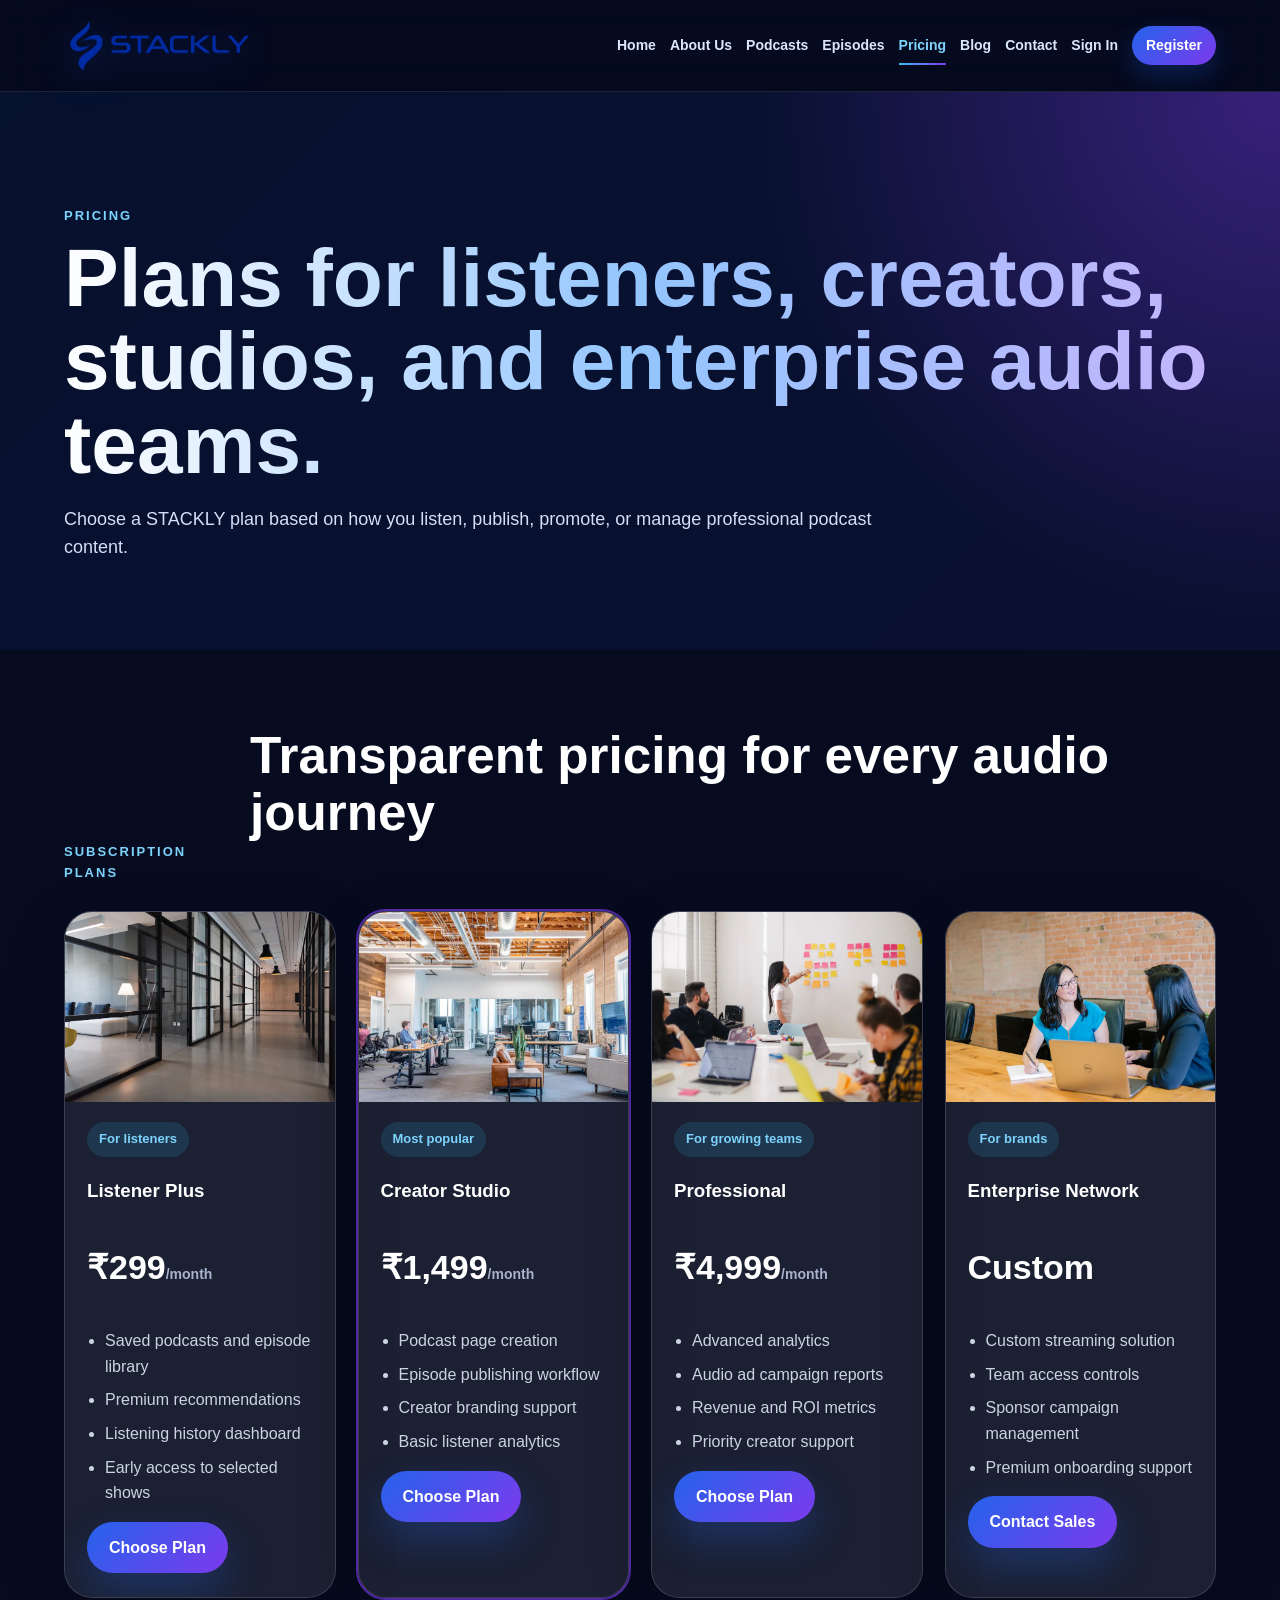
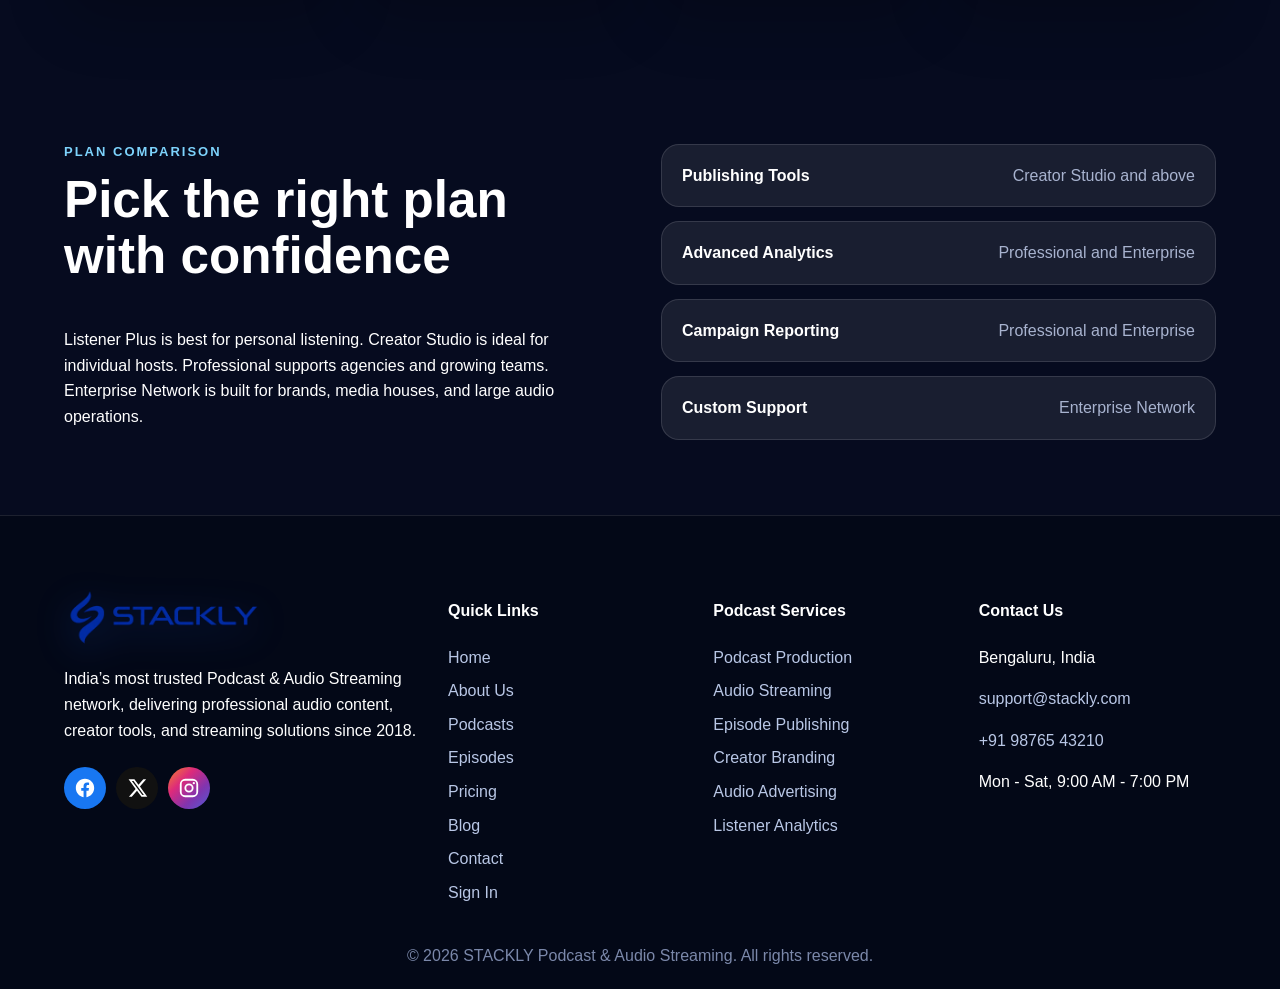
<file: pricing.html>
<!DOCTYPE html>
<html lang="en">
<head>
  <meta charset="UTF-8"><meta name="viewport" content="width=device-width, initial-scale=1.0">
  <title>Pricing | STACKLY</title><link rel="stylesheet" href="styles.css?v=5">
</head>
<body><header class="site-header">
  <a class="brand" href="index.html" aria-label="STACKLY Home"><img class="brand-logo" src="stackly-logo.webp?v=3" alt="STACKLY"></a>
  <button class="menu-toggle" aria-label="Toggle menu">☰</button>
  <nav class="nav-menu"><a href="index.html" class="">Home</a>
<a href="about.html" class="">About Us</a>
<a href="podcasts.html" class="">Podcasts</a>
<a href="episodes.html" class="">Episodes</a>
<a href="pricing.html" class="active">Pricing</a>
<a href="blog.html" class="">Blog</a>
<a href="contact.html" class="">Contact</a>
<a href="signin.html" class="">Sign In</a>
<a href="register.html" class="nav-register">Register</a></nav>
</header><main>
<section class="page-hero">
  <span class="eyebrow">Pricing</span>
  <h1>Plans for listeners, creators, studios, and enterprise audio teams.</h1>
  <p>Choose a STACKLY plan based on how you listen, publish, promote, or manage professional podcast content.</p>
</section>

<section class="section">
  <div class="section-head"><span class="eyebrow">Subscription Plans</span><h2>Transparent pricing for every audio journey</h2></div>
  <div class="pricing-grid">
    <article class="price-card">
      <img src="office.webp" alt="Listener plan">
      <span class="plan-tag">For listeners</span>
      <h3>Listener Plus</h3>
      <p class="price">₹299<span>/month</span></p>
      <ul><li>Saved podcasts and episode library</li><li>Premium recommendations</li><li>Listening history dashboard</li><li>Early access to selected shows</li></ul>
      <a href="404.html" class="btn">Choose Plan</a>
    </article>
    <article class="price-card highlight">
      <img src="creator-plan.webp" alt="Creator plan">
      <span class="plan-tag">Most popular</span>
      <h3>Creator Studio</h3>
      <p class="price">₹1,499<span>/month</span></p>
      <ul><li>Podcast page creation</li><li>Episode publishing workflow</li><li>Creator branding support</li><li>Basic listener analytics</li></ul>
      <a href="404.html" class="btn">Choose Plan</a>
    </article>
    <article class="price-card">
      <img src="production-team.webp" alt="Professional plan">
      <span class="plan-tag">For growing teams</span>
      <h3>Professional</h3>
      <p class="price">₹4,999<span>/month</span></p>
      <ul><li>Advanced analytics</li><li>Audio ad campaign reports</li><li>Revenue and ROI metrics</li><li>Priority creator support</li></ul>
      <a href="404.html" class="btn">Choose Plan</a>
    </article>
    <article class="price-card">
      <img src="audio-team.webp" alt="Enterprise plan">
      <span class="plan-tag">For brands</span>
      <h3>Enterprise Network</h3>
      <p class="price">Custom</p>
      <ul><li>Custom streaming solution</li><li>Team access controls</li><li>Sponsor campaign management</li><li>Premium onboarding support</li></ul>
      <a href="404.html" class="btn">Contact Sales</a>
    </article>
  </div>
</section>

<section class="section split">
  <div>
    <span class="eyebrow">Plan Comparison</span>
    <h2>Pick the right plan with confidence</h2>
    <p>Listener Plus is best for personal listening. Creator Studio is ideal for individual hosts. Professional supports agencies and growing teams. Enterprise Network is built for brands, media houses, and large audio operations.</p>
  </div>
  <div class="comparison-box">
    <div><strong>Publishing Tools</strong><span>Creator Studio and above</span></div>
    <div><strong>Advanced Analytics</strong><span>Professional and Enterprise</span></div>
    <div><strong>Campaign Reporting</strong><span>Professional and Enterprise</span></div>
    <div><strong>Custom Support</strong><span>Enterprise Network</span></div>
  </div>
</section>
</main><footer class="footer">
  <div class="footer-grid">
    <div>
      <a class="brand footer-brand" href="index.html"><img class="brand-logo" src="stackly-logo.webp?v=3" alt="STACKLY"></a>
      <p>India’s most trusted Podcast & Audio Streaming network, delivering professional audio content, creator tools, and streaming solutions since 2018.</p>
      <div class="socials">
      <a href="404.html" aria-label="Facebook" class="social-icon facebook"><svg viewBox="0 0 24 24"><path d="M22 12.06C22 6.48 17.52 2 11.94 2S2 6.48 2 12.06c0 5.02 3.66 9.18 8.44 9.94v-7.03H7.9v-2.91h2.54V9.84c0-2.5 1.49-3.88 3.77-3.88 1.09 0 2.23.19 2.23.19v2.45h-1.25c-1.24 0-1.63.77-1.63 1.56v1.9h2.78l-.44 2.91h-2.34V22C18.34 21.24 22 17.08 22 12.06z"/></svg></a>
      <a href="404.html" aria-label="X" class="social-icon x"><svg viewBox="0 0 24 24"><path d="M18.9 2.5h3.1l-6.8 7.8 8 11.2h-6.3l-4.9-6.5-5.7 6.5H3.2l7.3-8.3L2.8 2.5h6.4l4.4 5.9 5.3-5.9zm-1.1 17h1.7L8.2 4.4H6.4l11.4 15.1z"/></svg></a>
      <a href="404.html" aria-label="Instagram" class="social-icon instagram"><svg viewBox="0 0 24 24"><path d="M7.8 2h8.4A5.81 5.81 0 0 1 22 7.8v8.4a5.81 5.81 0 0 1-5.8 5.8H7.8A5.81 5.81 0 0 1 2 16.2V7.8A5.81 5.81 0 0 1 7.8 2zm-.2 2A3.6 3.6 0 0 0 4 7.6v8.8A3.6 3.6 0 0 0 7.6 20h8.8a3.6 3.6 0 0 0 3.6-3.6V7.6A3.6 3.6 0 0 0 16.4 4H7.6zm9.65 1.5a1.25 1.25 0 1 1 0 2.5 1.25 1.25 0 0 1 0-2.5zM12 7a5 5 0 1 1 0 10 5 5 0 0 1 0-10zm0 2a3 3 0 1 0 0 6 3 3 0 0 0 0-6z"/></svg></a>
    </div>
    </div>
    <div><h4>Quick Links</h4><a href="index.html">Home</a>
<a href="about.html">About Us</a>
<a href="podcasts.html">Podcasts</a>
<a href="episodes.html">Episodes</a>
<a href="pricing.html">Pricing</a>
<a href="blog.html">Blog</a>
<a href="contact.html">Contact</a>
<a href="signin.html">Sign In</a></div>
    <div><h4>Podcast Services</h4>
      <a href="404.html">Podcast Production</a><a href="404.html">Audio Streaming</a><a href="404.html">Episode Publishing</a><a href="404.html">Creator Branding</a><a href="404.html">Audio Advertising</a><a href="404.html">Listener Analytics</a>
    </div>
    <div><h4>Contact Us</h4><p>Bengaluru, India</p><p><a href="mailto:support@stackly.com">support@stackly.com</a></p><p><a href="tel:+919876543210">+91 98765 43210</a></p><p>Mon - Sat, 9:00 AM - 7:00 PM</p></div>
  </div>
  <div class="footer-bottom">© 2026 STACKLY Podcast & Audio Streaming. All rights reserved.</div>
</footer><script src="script.js"></script></body></html>
</file>
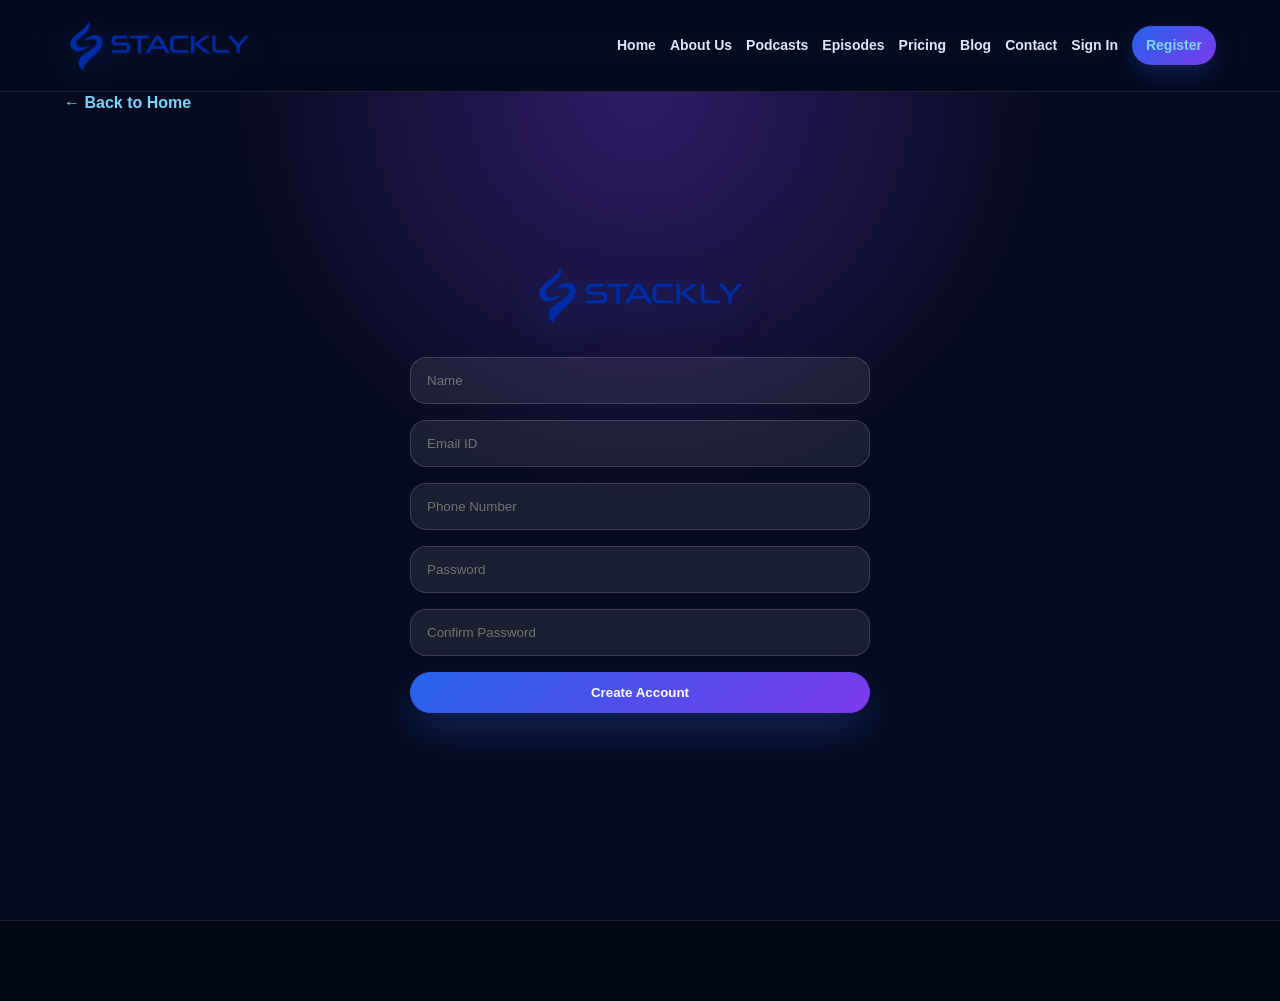
<file: register.html>
<!DOCTYPE html>
<html lang="en">
<head>
  <meta charset="UTF-8"><meta name="viewport" content="width=device-width, initial-scale=1.0">
  <title>Create Account | STACKLY</title><link rel="stylesheet" href="styles.css?v=5">
</head>
<body><header class="site-header">
  <a class="brand" href="index.html" aria-label="STACKLY Home"><img class="brand-logo" src="stackly-logo.webp?v=3" alt="STACKLY"></a>
  <button class="menu-toggle" aria-label="Toggle menu">☰</button>
  <nav class="nav-menu"><a href="index.html" class="">Home</a>
<a href="about.html" class="">About Us</a>
<a href="podcasts.html" class="">Podcasts</a>
<a href="episodes.html" class="">Episodes</a>
<a href="pricing.html" class="">Pricing</a>
<a href="blog.html" class="">Blog</a>
<a href="contact.html" class="">Contact</a>
<a href="signin.html" class="">Sign In</a>
<a href="register.html" class="nav-register active">Register</a></nav>
</header><main>
<section class="auth-wrap"><a class="back-link" href="index.html">← Back to Home</a><form class="auth-card" id="registerForm">
<a class="brand auth-logo" href="index.html"><img class="brand-logo" src="stackly-logo.webp?v=3" alt="STACKLY"></a>
<input data-alpha id="regName" placeholder="Name" required>
<input type="email" id="regEmail" placeholder="Email ID" required>
<input data-number id="regPhone" placeholder="Phone Number" required>
<input type="password" id="regPass" placeholder="Password" minlength="6" required>
<input type="password" id="regConfirm" placeholder="Confirm Password" minlength="6" required>
<button class="btn" type="submit">Create Account</button><p id="regMsg"></p>
</form></section>
</main><footer class="footer">
  <!--<div class="footer-grid">
    <div>
      <a class="brand footer-brand" href="index.html"><img class="brand-logo" src="stackly-logo.webp?v=3" alt="STACKLY"></a>
      <p>India’s most trusted Podcast & Audio Streaming network, delivering professional audio content, creator tools, and streaming solutions since 2018.</p>
      <div class="socials">
      <a href="404.html" aria-label="Facebook" class="social-icon facebook"><svg viewBox="0 0 24 24"><path d="M22 12.06C22 6.48 17.52 2 11.94 2S2 6.48 2 12.06c0 5.02 3.66 9.18 8.44 9.94v-7.03H7.9v-2.91h2.54V9.84c0-2.5 1.49-3.88 3.77-3.88 1.09 0 2.23.19 2.23.19v2.45h-1.25c-1.24 0-1.63.77-1.63 1.56v1.9h2.78l-.44 2.91h-2.34V22C18.34 21.24 22 17.08 22 12.06z"/></svg></a>
      <a href="404.html" aria-label="X" class="social-icon x"><svg viewBox="0 0 24 24"><path d="M18.9 2.5h3.1l-6.8 7.8 8 11.2h-6.3l-4.9-6.5-5.7 6.5H3.2l7.3-8.3L2.8 2.5h6.4l4.4 5.9 5.3-5.9zm-1.1 17h1.7L8.2 4.4H6.4l11.4 15.1z"/></svg></a>
      <a href="404.html" aria-label="Instagram" class="social-icon instagram"><svg viewBox="0 0 24 24"><path d="M7.8 2h8.4A5.81 5.81 0 0 1 22 7.8v8.4a5.81 5.81 0 0 1-5.8 5.8H7.8A5.81 5.81 0 0 1 2 16.2V7.8A5.81 5.81 0 0 1 7.8 2zm-.2 2A3.6 3.6 0 0 0 4 7.6v8.8A3.6 3.6 0 0 0 7.6 20h8.8a3.6 3.6 0 0 0 3.6-3.6V7.6A3.6 3.6 0 0 0 16.4 4H7.6zm9.65 1.5a1.25 1.25 0 1 1 0 2.5 1.25 1.25 0 0 1 0-2.5zM12 7a5 5 0 1 1 0 10 5 5 0 0 1 0-10zm0 2a3 3 0 1 0 0 6 3 3 0 0 0 0-6z"/></svg></a>
    </div>
    </div>
    <div><h4>Quick Links</h4><a href="index.html">Home</a>
<a href="about.html">About Us</a>
<a href="podcasts.html">Podcasts</a>
<a href="episodes.html">Episodes</a>
<a href="pricing.html">Pricing</a>
<a href="blog.html">Blog</a>
<a href="contact.html">Contact</a>
<a href="signin.html">Sign In</a></div>
    <div><h4>Podcast Services</h4>
      <a href="404.html">Podcast Production</a><a href="404.html">Audio Streaming</a><a href="404.html">Episode Publishing</a><a href="404.html">Creator Branding</a><a href="404.html">Audio Advertising</a><a href="404.html">Listener Analytics</a>
    </div>
    <div><h4>Contact Us</h4><p>Bengaluru, India</p><p><a href="mailto:support@stackly.com">support@stackly.com</a></p><p><a href="tel:+919876543210">+91 98765 43210</a></p><p>Mon - Sat, 9:00 AM - 7:00 PM</p></div>
  </div>
  <div class="footer-bottom">© 2026 STACKLY Podcast & Audio Streaming. All rights reserved.</div>
</footer><script src="script.js"></script></body></html>
</file>
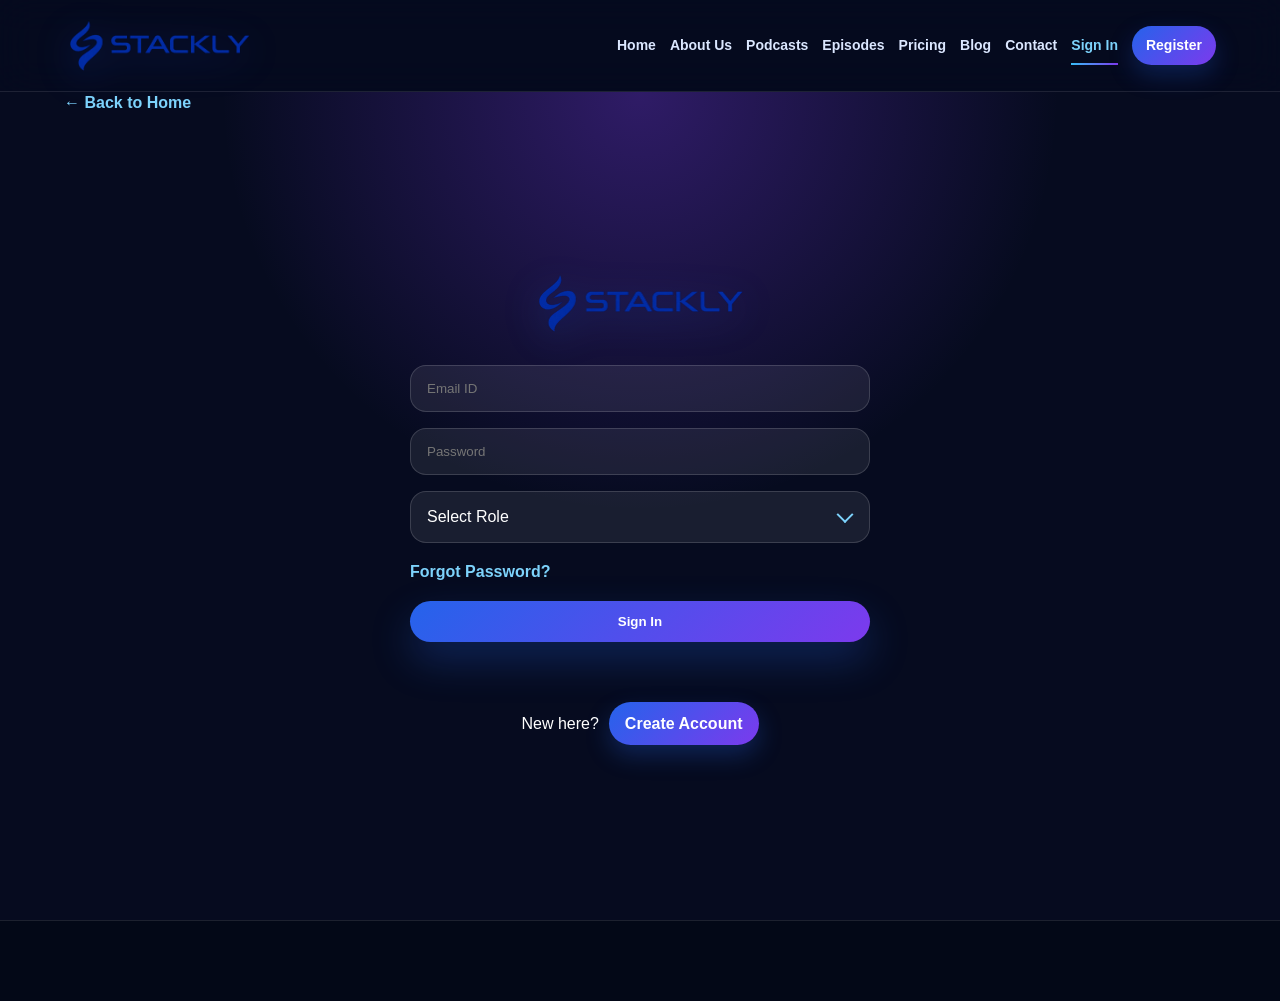
<file: signin.html>
<!DOCTYPE html>
<html lang="en">
<head>
  <meta charset="UTF-8"><meta name="viewport" content="width=device-width, initial-scale=1.0">
  <title>Sign In | STACKLY</title><link rel="stylesheet" href="styles.css?v=5">
</head>
<body><header class="site-header">
  <a class="brand" href="index.html" aria-label="STACKLY Home"><img class="brand-logo" src="stackly-logo.webp?v=3" alt="STACKLY"></a>
  <button class="menu-toggle" aria-label="Toggle menu">☰</button>
  <nav class="nav-menu"><a href="index.html" class="">Home</a>
<a href="about.html" class="">About Us</a>
<a href="podcasts.html" class="">Podcasts</a>
<a href="episodes.html" class="">Episodes</a>
<a href="pricing.html" class="">Pricing</a>
<a href="blog.html" class="">Blog</a>
<a href="contact.html" class="">Contact</a>
<a href="signin.html" class="active">Sign In</a>
<a href="register.html" class="nav-register">Register</a></nav>
</header><main>
<section class="auth-wrap"><a class="back-link" href="index.html">← Back to Home</a><form class="auth-card" id="signinForm">
<a class="brand auth-logo" href="index.html"><img class="brand-logo" src="stackly-logo.webp?v=3" alt="STACKLY"></a>
<input type="email" id="loginEmail" placeholder="Email ID" required>
<input type="password" id="loginPassword" placeholder="Password" minlength="6" required>
<div class="role-select" id="roleSelect">
  <input type="hidden" id="loginRole" value="">
  <button class="role-select-trigger" type="button" aria-haspopup="listbox" aria-expanded="false">Select Role</button>
  <div class="role-select-menu" role="listbox" aria-label="Select Role">
    <button type="button" role="option" data-role="client">Client</button>
    <button type="button" role="option" data-role="admin">Marketing Manager</button>
  </div>
</div>
<a href="404.html" class="small-link">Forgot Password?</a>
<button class="btn" type="submit">Sign In</button>
<p id="loginMsg" class="form-message" aria-live="polite"></p>
<p class="auth-switch">New here? <a class="create-account-btn" href="register.html">Create Account</a></p>
</form></section>
</main><footer class="footer">
  <!--<div class="footer-grid">
    <div>
      <a class="brand footer-brand" href="index.html"><img class="brand-logo" src="stackly-logo.webp?v=3" alt="STACKLY"></a>
      <p>India’s most trusted Podcast & Audio Streaming network, delivering professional audio content, creator tools, and streaming solutions since 2018.</p>
      <div class="socials">
      <a href="404.html" aria-label="Facebook" class="social-icon facebook"><svg viewBox="0 0 24 24"><path d="M22 12.06C22 6.48 17.52 2 11.94 2S2 6.48 2 12.06c0 5.02 3.66 9.18 8.44 9.94v-7.03H7.9v-2.91h2.54V9.84c0-2.5 1.49-3.88 3.77-3.88 1.09 0 2.23.19 2.23.19v2.45h-1.25c-1.24 0-1.63.77-1.63 1.56v1.9h2.78l-.44 2.91h-2.34V22C18.34 21.24 22 17.08 22 12.06z"/></svg></a>
      <a href="404.html" aria-label="X" class="social-icon x"><svg viewBox="0 0 24 24"><path d="M18.9 2.5h3.1l-6.8 7.8 8 11.2h-6.3l-4.9-6.5-5.7 6.5H3.2l7.3-8.3L2.8 2.5h6.4l4.4 5.9 5.3-5.9zm-1.1 17h1.7L8.2 4.4H6.4l11.4 15.1z"/></svg></a>
      <a href="404.html" aria-label="Instagram" class="social-icon instagram"><svg viewBox="0 0 24 24"><path d="M7.8 2h8.4A5.81 5.81 0 0 1 22 7.8v8.4a5.81 5.81 0 0 1-5.8 5.8H7.8A5.81 5.81 0 0 1 2 16.2V7.8A5.81 5.81 0 0 1 7.8 2zm-.2 2A3.6 3.6 0 0 0 4 7.6v8.8A3.6 3.6 0 0 0 7.6 20h8.8a3.6 3.6 0 0 0 3.6-3.6V7.6A3.6 3.6 0 0 0 16.4 4H7.6zm9.65 1.5a1.25 1.25 0 1 1 0 2.5 1.25 1.25 0 0 1 0-2.5zM12 7a5 5 0 1 1 0 10 5 5 0 0 1 0-10zm0 2a3 3 0 1 0 0 6 3 3 0 0 0 0-6z"/></svg></a>
    </div>
    </div>
    <div><h4>Quick Links</h4><a href="index.html">Home</a>
<a href="about.html">About Us</a>
<a href="podcasts.html">Podcasts</a>
<a href="episodes.html">Episodes</a>
<a href="pricing.html">Pricing</a>
<a href="blog.html">Blog</a>
<a href="contact.html">Contact</a>
<a href="signin.html">Sign In</a></div>
    <div><h4>Podcast Services</h4>
      <a href="404.html">Podcast Production</a><a href="404.html">Audio Streaming</a><a href="404.html">Episode Publishing</a><a href="404.html">Creator Branding</a><a href="404.html">Audio Advertising</a><a href="404.html">Listener Analytics</a>
    </div>
    <div><h4>Contact Us</h4><p>Bengaluru, India</p><p><a href="mailto:support@stackly.com">support@stackly.com</a></p><p><a href="tel:+919876543210">+91 98765 43210</a></p><p>Mon - Sat, 9:00 AM - 7:00 PM</p></div>
  </div>
  <div class="footer-bottom">© 2026 STACKLY Podcast & Audio Streaming. All rights reserved.</div>
</footer><script src="script.js"></script></body></html>
</file>
<file: styles.css>
:root{--navy:#07142f;--navy2:#0d2352;--purple:#7c3aed;--blue:#2563eb;--cyan:#38bdf8;--white:#fff;--muted:#a8b3cf;--soft:#f5f7fb;--dark:#050a1f;--card:rgba(255,255,255,.09)}
*{box-sizing:border-box}html{width:100%;max-width:100%;scroll-behavior:smooth;overflow-x:hidden}body{width:100%;max-width:100%;margin:0;font-family:Inter,Segoe UI,Arial,sans-serif;background:#060b1f;color:#fff;line-height:1.6;overflow-x:hidden}a{text-decoration:none;color:inherit}img,svg,iframe{max-width:100%}img{display:block}main,header,footer,section,nav{min-width:0}
.site-header{position:sticky;top:0;z-index:50;display:flex;align-items:center;justify-content:space-between;width:100%;min-width:0;padding:14px 5%;background:rgba(5,10,31,.82);backdrop-filter:blur(18px);border-bottom:1px solid rgba(255,255,255,.1)}
.brand{display:flex;align-items:center;flex:0 0 auto}.brand-logo{display:block;width:190px!important;height:auto!important;max-height:64px;object-fit:contain;object-position:left center;filter:drop-shadow(0 8px 18px rgba(37,99,235,.28));transition:.3s}.auth-logo .brand-logo{width:220px!important;max-height:72px;object-position:center}.footer-brand .brand-logo{width:200px!important;max-height:66px}
.nav-menu{display:flex;gap:14px;align-items:center}.nav-menu a{font-weight:700;color:#dbe7ff;font-size:14px}.nav-menu a:hover,.nav-menu a.active{color:#7dd3fc}.nav-menu .nav-register{padding:8px 14px;border-radius:999px;background:linear-gradient(135deg,var(--blue),var(--purple));color:#fff;box-shadow:0 10px 24px rgba(37,99,235,.25)}.nav-menu .nav-register:hover{color:#fff;transform:translateY(-2px);box-shadow:0 14px 30px rgba(124,58,237,.35)}.menu-toggle{display:none;background:none;color:white;border:0;font-size:28px}
.hero{min-height:92vh;background-size:cover;background-position:center;display:flex;align-items:center;padding:8% 5%}.hero-content{max-width:820px}.eyebrow{color:#7dd3fc;text-transform:uppercase;font-size:13px;font-weight:900;letter-spacing:2px}.hero h1,.page-hero h1{font-size:clamp(38px,7vw,82px);line-height:1.02;margin:14px 0;background:linear-gradient(90deg,#fff,#93c5fd,#c4b5fd);-webkit-background-clip:text;color:transparent}.hero p,.page-hero p,.wide-text{max-width:850px;color:#d5def5;font-size:18px}
.btn{display:inline-flex;align-items:center;justify-content:center;border:0;padding:13px 22px;border-radius:999px;background:linear-gradient(135deg,var(--blue),var(--purple));color:white;font-weight:900;box-shadow:0 18px 40px rgba(37,99,235,.28);cursor:pointer}.btn:hover{transform:translateY(-3px)}.ghost{background:rgba(255,255,255,.1);border:1px solid rgba(255,255,255,.25)}.hero-actions{display:flex;gap:14px;flex-wrap:wrap;margin-top:28px}
.stats,.section{padding:70px 5%}.stats{display:grid;grid-template-columns:repeat(5,1fr);gap:18px;background:linear-gradient(180deg,#060b1f,#0a1230)}.stat-card,.card,.form-card,.panel,.dash-card{background:var(--card);border:1px solid rgba(255,255,255,.12);border-radius:26px;padding:24px;box-shadow:0 18px 48px rgba(0,0,0,.18);backdrop-filter:blur(16px);transition:.3s}.stat-card:hover,.card:hover,.panel:hover,.dash-card:hover{transform:translateY(-8px);border-color:rgba(125,211,252,.5)}.stat-card strong{font-size:34px;display:block}.stat-card span,.card p{color:var(--muted)}
.section-head{display:flex;align-items:end;justify-content:space-between;gap:20px;margin-bottom:28px}.section h2,.page-hero h1{margin-top:8px}.section h2{font-size:clamp(30px,4vw,52px);line-height:1.1}.cards{display:grid;grid-template-columns:repeat(3,1fr);gap:24px}.image-card{padding:0;overflow:hidden}.image-card img{height:230px;width:100%;object-fit:cover;transition:.4s}.image-card:hover img{transform:scale(1.08)}.image-card div{padding:24px}.image-card a,.small-link{color:#7dd3fc;font-weight:900}
.split{display:grid;grid-template-columns:1fr 1fr;gap:42px;align-items:center}.rounded-img{border-radius:32px;box-shadow:0 28px 80px rgba(0,0,0,.28)}.mini-chart,.line-chart{height:220px;border-radius:24px;background:rgba(255,255,255,.06);display:flex;align-items:end;gap:18px;padding:26px;margin-top:22px}.mini-chart span,.line-chart span{flex:1;border-radius:18px 18px 0 0;background:linear-gradient(180deg,#7c3aed,#38bdf8)}.page-hero{padding:110px 5% 70px;background:radial-gradient(circle at top right,rgba(124,58,237,.4),transparent 38%),linear-gradient(135deg,#06112e,#0a1030)}
.timeline{display:grid;gap:14px}.timeline div{display:flex;gap:18px;align-items:center;background:rgba(255,255,255,.07);padding:18px;border-radius:18px}.timeline b{color:#7dd3fc}
.contact-grid{display:grid;grid-template-columns:1fr 1fr;gap:32px}.contact-cards{display:grid;grid-template-columns:1fr 1fr;gap:16px}.form-card{display:grid;gap:14px}.form-card input,.form-card textarea,.auth-card input,.auth-card select{width:100%;padding:15px 16px;border-radius:16px;border:1px solid rgba(255,255,255,.15);background:rgba(255,255,255,.08);color:white;outline:none}.form-card textarea{min-height:130px}.map-box{min-height:280px;border-radius:30px;display:grid;place-items:center;background:linear-gradient(135deg,rgba(37,99,235,.35),rgba(124,58,237,.28));border:1px solid rgba(255,255,255,.12)}
.auth-wrap{min-height:92vh;display:grid;place-items:center;padding:70px 5%;background:radial-gradient(circle at top,rgba(124,58,237,.35),transparent 40%),#060b1f}.auth-card{width:min(460px,100%);display:grid;gap:16px}.auth-logo{justify-content:center;margin-bottom:10px}.back-link{position:absolute;left:5%;top:90px;color:#7dd3fc;font-weight:900}
.not-found{min-height:80vh;display:grid;place-items:center;text-align:center;padding:80px 5%;background:radial-gradient(circle,rgba(124,58,237,.35),transparent 45%)}.not-found h1{font-size:130px;margin:0;color:#7dd3fc}.not-found h2{font-size:42px;margin:0}
.footer{background:#030817;padding:60px 5% 20px;border-top:1px solid rgba(255,255,255,.1);overflow:hidden}.footer-grid{display:grid;grid-template-columns:1.5fr 1fr 1fr 1fr;gap:28px}.footer-grid>*{min-width:0}.footer a{display:block;color:#b9c7e6;margin:8px 0;transition:.25s}.footer-grid>div:not(:first-child) a:hover{color:#7dd3fc;transform:translateX(4px)}.footer-grid>div:last-child p{overflow-wrap:anywhere;transition:.25s}.footer-grid>div:last-child p:hover{color:#7dd3fc;transform:translateX(4px)}.socials{display:flex;gap:10px;flex-wrap:wrap}.socials a{padding:8px 12px;border-radius:999px;background:rgba(255,255,255,.08)}.footer-bottom{text-align:center;color:#7b88aa;margin-top:30px}
.dash-body{display:grid;grid-template-columns:280px 1fr;background:#06112e}.sidebar{min-height:100vh;background:#07142f;padding:22px;position:sticky;top:0}.sidebar-profile{display:grid;justify-items:center;gap:3px;margin:24px 0;padding:20px 12px;text-align:center;border-radius:20px;background:rgba(255,255,255,.07);border:1px solid rgba(255,255,255,.11)}.sidebar-profile strong,.dash-profile strong{font-size:16px}.sidebar-profile>span:not(.profile-avatar),.dash-profile div>span{max-width:100%;color:#b9c7e6;font-size:13px;overflow-wrap:anywhere}.sidebar-profile small,.dash-profile small{color:#7dd3fc}.profile-avatar{display:grid;place-items:center;width:48px;height:48px;margin-bottom:6px;border-radius:50%;background:linear-gradient(135deg,var(--blue),var(--purple));font-size:20px;font-weight:900;box-shadow:0 10px 28px rgba(37,99,235,.35)}.sidebar-nav{display:block}.sidebar button{display:block;width:100%;margin:10px 0;padding:13px;border-radius:14px;border:1px solid rgba(255,255,255,.1);background:rgba(255,255,255,.06);color:white;text-align:left;font-weight:800;cursor:pointer}.sidebar button:hover{background:#12306b}.sidebar .sign-out-btn{margin-top:22px;border-color:rgba(248,113,113,.3);color:#fecaca;background:rgba(239,68,68,.1)}.sidebar .sign-out-btn:hover{background:rgba(239,68,68,.25)}.dashboard{padding:28px;min-width:0}.dash-header{display:flex;justify-content:space-between;align-items:center;gap:24px;background:linear-gradient(135deg,#102a62,#07142f);padding:24px;border-radius:26px;margin-bottom:22px}.dash-header h1{margin:0}.dash-header p{margin:5px 0 0;color:#b9c7e6}.dash-profile{display:flex;align-items:center;gap:12px;min-width:240px;padding:12px 16px;border-radius:18px;background:rgba(255,255,255,.08);border:1px solid rgba(255,255,255,.12)}.dash-profile>div{display:grid;min-width:0}.dash-profile .profile-avatar{flex:0 0 auto;margin:0}.dash-grid{display:grid;grid-template-columns:repeat(4,1fr);gap:18px}.dash-card strong{display:block;font-size:32px;color:#7dd3fc}.dash-main{display:grid;grid-template-columns:2fr 1fr;gap:20px;margin-top:20px}.line-chart span:nth-child(1){height:35%}.line-chart span:nth-child(2){height:65%}.line-chart span:nth-child(3){height:48%}.line-chart span:nth-child(4){height:84%}.line-chart span:nth-child(5){height:72%}
.reveal{animation:rise .7s ease both}@keyframes rise{from{opacity:0;transform:translateY(22px)}to{opacity:1;transform:none}}
@media(max-width:1100px){.cards,.stats,.footer-grid,.dash-grid{grid-template-columns:repeat(2,minmax(0,1fr))}.split,.contact-grid,.dash-main{grid-template-columns:minmax(0,1fr)}.nav-menu{position:absolute;left:5%;right:5%;top:72px;display:none;flex-direction:column;align-items:flex-start;background:#07142f;padding:22px;border-radius:22px;box-shadow:0 24px 60px rgba(0,0,0,.45)}.nav-menu.open{display:flex}.menu-toggle{display:block}.dash-body{grid-template-columns:1fr}.sidebar{position:relative;min-height:auto}.sidebar-profile{justify-items:start;text-align:left}.sidebar-nav{display:flex;gap:8px;flex-wrap:wrap}.sidebar button{display:inline-block;width:auto;margin:0}.sidebar .sign-out-btn{margin:0 0 0 auto}}
@media(max-width:600px){.cards,.stats,.footer-grid,.dash-grid,.contact-cards{grid-template-columns:minmax(0,1fr)}.hero{min-height:82vh}.section,.stats{padding:48px 5%}.section-head{align-items:flex-start;flex-direction:column}.hero h1,.page-hero h1{font-size:38px;overflow-wrap:anywhere}.not-found h1{font-size:86px}.dashboard{padding:16px}.dash-header{display:grid;padding:20px}.dash-header h1{font-size:28px;line-height:1.15}.dash-profile{min-width:0;width:100%}.sidebar-nav{display:grid;grid-template-columns:repeat(2,minmax(0,1fr))}.sidebar button{width:100%}.sidebar .sign-out-btn{grid-column:1/-1;margin:8px 0 0}.mini-chart,.line-chart{gap:8px;padding:14px}.comparison-box strong,.comparison-box span{display:block;overflow-wrap:anywhere}.back-link{position:static;margin-bottom:12px}.auth-wrap{place-items:stretch}}


/* Upgrade styles */
.muted-text{color:#a8b3cf}
.hero-rating{margin-top:26px;padding:14px 18px;border-radius:20px;background:rgba(255,255,255,.09);border:1px solid rgba(255,255,255,.14);display:inline-grid;gap:4px}.hero-rating strong{color:#facc15}.hero-rating span{color:#d8e3fb}
.feature-grid{display:grid;grid-template-columns:1.05fr .95fr;gap:34px;align-items:center}.feature-copy{background:rgba(255,255,255,.07);border:1px solid rgba(255,255,255,.12);padding:32px;border-radius:28px}
.category-grid{display:grid;grid-template-columns:repeat(4,1fr);gap:16px}.category-grid a{background:linear-gradient(135deg,rgba(37,99,235,.25),rgba(124,58,237,.25));padding:22px;border:1px solid rgba(255,255,255,.14);border-radius:22px;text-align:center;font-weight:900}.category-grid a:hover{transform:translateY(-6px);border-color:#7dd3fc}
.rating-box{margin:18px 0;padding:16px;border-radius:18px;background:rgba(250,204,21,.08);border:1px solid rgba(250,204,21,.22)}.rating-box strong{font-size:30px;color:#facc15;display:block}.rating-box span{display:block;font-weight:900}.rating-box small{color:#b9c7e6}
.socials{align-items:center}.social-icon{width:42px;height:42px;display:grid!important;place-items:center;border-radius:50%!important;padding:0!important}.social-icon svg{width:22px;height:22px;fill:white}.facebook{background:#1877f2!important}.x{background:#111!important}.instagram{background:linear-gradient(135deg,#f58529,#dd2a7b,#8134af,#515bd4)!important}
.map-box{overflow:hidden;padding:0!important}.map-box iframe{width:100%;height:360px;border:0;border-radius:30px;filter:saturate(1.15) contrast(1.05)}
#dashContent{min-width:0;max-width:100%;overflow:hidden}#dashContent .table{width:100%;max-width:100%;table-layout:fixed;border-collapse:collapse;margin-top:18px}.table th,.table td{border-bottom:1px solid rgba(255,255,255,.12);padding:14px;text-align:left;color:#dbe7ff;overflow-wrap:anywhere}.badge{display:inline-flex;max-width:100%;padding:6px 10px;border-radius:999px;background:rgba(56,189,248,.15);color:#7dd3fc;font-weight:900}.dash-list{display:grid;gap:12px}.dash-list div{min-width:0;padding:14px;border-radius:16px;background:rgba(255,255,255,.07);border:1px solid rgba(255,255,255,.1);overflow-wrap:anywhere}
@media(max-width:900px){.feature-grid,.category-grid{grid-template-columns:1fr}.category-grid{gap:12px}}


/* Final polish v3 */
.footer .rating-box{display:none!important}
.rating-grid{display:grid;grid-template-columns:repeat(4,1fr);gap:22px}
.rating-card{position:relative;overflow:hidden;background:linear-gradient(145deg,rgba(255,255,255,.11),rgba(255,255,255,.045));border:1px solid rgba(255,255,255,.14);border-radius:28px;padding:26px;box-shadow:0 24px 70px rgba(0,0,0,.22);transition:.35s}
.rating-card:before{content:"";position:absolute;inset:-80px auto auto -80px;width:170px;height:170px;background:radial-gradient(circle,rgba(56,189,248,.28),transparent 70%);transition:.35s}
.rating-card:hover{transform:translateY(-10px) scale(1.02);border-color:rgba(125,211,252,.62)}
.rating-card:hover:before{transform:scale(1.4)}
.rating-card .stars{color:#facc15;font-size:22px;letter-spacing:2px;margin-bottom:10px}
.rating-card strong{color:#93c5fd;display:block;margin:8px 0}
.pricing-grid{display:grid;grid-template-columns:repeat(4,1fr);gap:22px}
.price-card,.blog-card{overflow:hidden;background:rgba(255,255,255,.085);border:1px solid rgba(255,255,255,.14);border-radius:28px;box-shadow:0 22px 62px rgba(0,0,0,.2);transition:.35s}
.price-card:hover,.blog-card:hover{transform:translateY(-12px);box-shadow:0 30px 80px rgba(37,99,235,.24);border-color:rgba(124,58,237,.65)}
.price-card img,.blog-card img{height:190px;width:100%;object-fit:cover;transition:.45s}.price-card:hover img,.blog-card:hover img{transform:scale(1.08)}
.price-card{padding-bottom:24px}.price-card h3,.price-card p,.price-card ul,.price-card a,.price-card .plan-tag{margin-left:22px;margin-right:22px}
.price-card ul{padding-left:18px;color:#cbd5e1}.price-card li{margin:8px 0}.plan-tag{display:inline-flex;margin-top:20px;padding:7px 12px;border-radius:999px;background:rgba(56,189,248,.14);color:#7dd3fc;font-weight:900;font-size:13px}.price{font-size:34px;font-weight:900;color:#fff}.price span{font-size:14px;color:#a8b3cf}.highlight{outline:2px solid rgba(124,58,237,.65)}
.comparison-box{display:grid;gap:14px}.comparison-box div{display:flex;justify-content:space-between;gap:18px;padding:18px 20px;border-radius:18px;background:rgba(255,255,255,.08);border:1px solid rgba(255,255,255,.12)}.comparison-box span{color:#a8b3cf}
.blog-grid{display:grid;grid-template-columns:repeat(3,1fr);gap:24px}.blog-card div{padding:22px}.blog-card span{color:#7dd3fc;font-weight:900;text-transform:uppercase;font-size:12px;letter-spacing:1px}.blog-card a{color:#7dd3fc;font-weight:900}
.role-select{width:100%}.role-select-trigger{position:relative;width:100%;height:52px;padding:0 48px 0 16px;border-radius:16px;border:1px solid rgba(255,255,255,.15);background:rgba(255,255,255,.08);color:#fff;text-align:left;font:inherit;cursor:pointer}.role-select-trigger:after{content:"";position:absolute;right:18px;top:50%;width:10px;height:10px;border-right:2px solid #7dd3fc;border-bottom:2px solid #7dd3fc;transform:translateY(-70%) rotate(45deg);transition:.2s}.role-select.open .role-select-trigger:after{transform:translateY(-20%) rotate(225deg)}.role-select-menu{display:none;width:100%;margin-top:6px;padding:6px;background:#07142f;border:1px solid #38bdf8;border-radius:14px;box-shadow:0 18px 45px rgba(0,0,0,.32);overflow:hidden}.role-select.open .role-select-menu{display:grid}.role-select-menu button{width:100%;padding:12px 14px;border:0;border-radius:9px;background:transparent;color:#fff;text-align:left;font:inherit;cursor:pointer}.role-select-menu button:hover,.role-select-menu button:focus,.role-select-menu button.selected{background:#2563eb;outline:none}
.form-message{min-height:24px;margin:0;color:#fca5a5;font-weight:700}.form-message.success{color:#86efac}.auth-card #regMsg{min-height:24px;margin:0;color:#7dd3fc;font-weight:700}.auth-switch{display:flex;align-items:center;justify-content:center;gap:10px;flex-wrap:wrap;margin:4px 0 0}.create-account-btn{display:inline-flex;padding:9px 16px;border-radius:999px;background:linear-gradient(135deg,var(--blue),var(--purple));color:#fff!important;font-weight:900;box-shadow:0 10px 24px rgba(37,99,235,.28);transition:.3s}.create-account-btn:hover{transform:translateY(-3px);box-shadow:0 16px 34px rgba(124,58,237,.38)}.contact-cards a{color:#7dd3fc;overflow-wrap:anywhere}.contact-cards a:hover{text-decoration:underline}
.site-header .brand:hover .brand-logo{transform:scale(1.04)}
.nav-menu a{position:relative;padding:8px 0}.nav-menu a:after{content:"";position:absolute;left:0;bottom:0;width:0;height:2px;background:linear-gradient(90deg,#38bdf8,#7c3aed);transition:.3s}.nav-menu a:hover:after,.nav-menu a.active:after{width:100%}.nav-menu .nav-register:after{display:none}
.btn,.card,.image-card,.stat-card,.social-icon,.category-grid a,.sidebar button{transition:.35s}.btn:hover{box-shadow:0 25px 60px rgba(124,58,237,.36);letter-spacing:.3px}.social-icon:hover{transform:translateY(-6px) rotate(6deg)}
.form-card input:focus,.form-card textarea:focus,.auth-card input:focus,.role-select-trigger:focus{border-color:#7dd3fc;box-shadow:0 0 0 4px rgba(56,189,248,.12);outline:none}
@media(max-width:1100px){.pricing-grid,.rating-grid{grid-template-columns:repeat(2,1fr)}.blog-grid{grid-template-columns:repeat(2,1fr)}}
@media(max-width:650px){.pricing-grid,.rating-grid,.blog-grid{grid-template-columns:1fr}.comparison-box div{display:block}.auth-wrap{padding-left:16px;padding-right:16px;place-items:center}.auth-card{min-width:0}.auth-card input,.auth-card .btn,.role-select{max-width:100%;min-width:0}.site-header .brand-logo{width:170px!important;max-height:56px}.auth-logo .brand-logo{width:200px!important;max-height:66px}}
</file>
